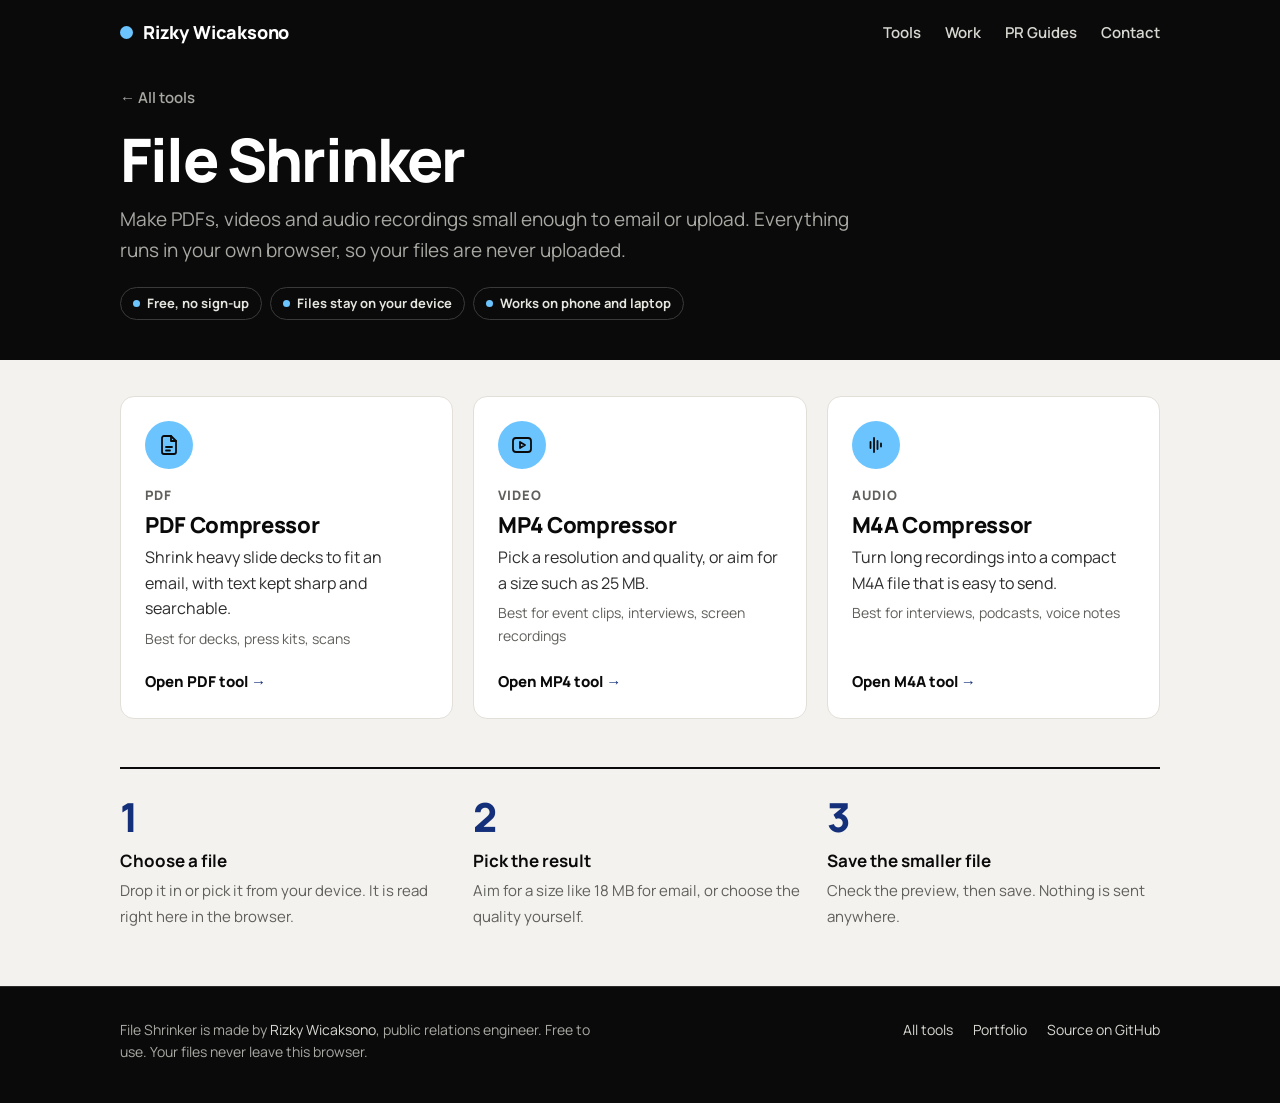
<file: index.html>
<!doctype html>
<html lang="en">
<head>
<meta charset="utf-8">
<meta name="viewport" content="width=device-width, initial-scale=1, viewport-fit=cover">
<meta name="description" content="Free tools to make videos, audio and PDFs smaller, right in your browser. Files are never uploaded.">
<meta name="author" content="Rizky Wicaksono">
<meta property="og:type" content="website">
<meta property="og:site_name" content="File Shrinker">
<meta property="og:title" content="File Shrinker">
<meta property="og:description" content="Free tools to make videos, audio and PDFs smaller, right in your browser. Files are never uploaded.">
<meta property="og:url" content="https://rizky-wicaksono.github.io/file-shrinker/">
<meta property="og:image" content="https://rizky-wicaksono.github.io/file-shrinker/og-v2.png">
<meta property="og:image:type" content="image/png">
<meta property="og:image:alt" content="File Shrinker: make PDFs, videos and audio smaller in your browser. 27.4 MB to 11.4 MB.">
<meta property="og:image:width" content="1200">
<meta property="og:image:height" content="630">
<meta name="twitter:card" content="summary_large_image">
<meta name="twitter:image" content="https://rizky-wicaksono.github.io/file-shrinker/og-v2.png">
<meta name="twitter:image:alt" content="File Shrinker: make PDFs, videos and audio smaller in your browser. 27.4 MB to 11.4 MB.">
<link rel="icon" href="favicon.svg" type="image/svg+xml">
<title>File Shrinker</title>
<link rel="stylesheet" href="fonts/fonts.css">
<link rel="stylesheet" href="theme.css">
<meta name="theme-color" content="#0a0a0a">
<style>
.tools { display: grid; gap: 20px; grid-template-columns: repeat(3, minmax(0, 1fr)); margin-top: 36px; }
.tool {
  display: flex; flex-direction: column; gap: 6px; padding: 24px; text-decoration: none; color: inherit;
  background: var(--surface); border: 1px solid var(--line); border-radius: var(--radius-lg);
  transition: transform .18s, box-shadow .18s, border-color .18s;
}
.tool:hover { transform: translateY(-3px); box-shadow: 0 12px 28px rgba(0,0,0,.08); border-color: var(--fg); }
.ico { display: grid; place-items: center; width: 48px; height: 48px; border-radius: 50%; background: var(--cta); color: var(--cta-ink); margin-bottom: 10px; }
.ico svg { width: 24px; height: 24px; }
.kind { font-size: 13px; font-weight: 800; letter-spacing: .08em; text-transform: uppercase; color: var(--muted); }
.name { font-size: 22px; font-weight: 800; letter-spacing: -0.015em; line-height: 1.25; }
.desc { color: var(--fg); opacity: .85; font-size: 16px; }
.best { color: var(--muted); font-size: 14px; margin-bottom: 14px; }
.go { margin-top: auto; font-weight: 800; font-size: 15px; }
.go::after { content: " →"; color: var(--accent); }
.how { display: grid; gap: 20px; grid-template-columns: repeat(3, minmax(0, 1fr)); list-style: none; margin: 48px 0 0; padding: 28px 0 0; border-top: 2px solid var(--fg); counter-reset: s; }
.how li { counter-increment: s; }
.how li::before { content: counter(s); display: block; font-size: 40px; font-weight: 800; line-height: 1; letter-spacing: -0.04em; color: var(--accent); margin-bottom: 10px; }
.how b { display: block; font-size: 17px; margin-bottom: 4px; }
.how span { color: var(--muted); font-size: 15px; }
@media (max-width: 860px) { .tools { grid-template-columns: 1fr 1fr; } }
@media (max-width: 600px) { .tools, .how { grid-template-columns: 1fr; } .tools { margin-top: 28px; } .how { margin-top: 36px; } }
.sr-only { position: absolute; width: 1px; height: 1px; overflow: hidden; clip: rect(0 0 0 0); white-space: nowrap; }
</style>
<script data-goatcounter="https://rizky-wicaksono.goatcounter.com/count" async src="https://gc.zgo.at/count.js"></script>
</head>
<body>
<a class="skip" href="#main">Skip to the tools</a>
<header class="sitebar"><div class="wrap">
  <a class="brand" href="https://rizky-wicaksono.github.io/"><i aria-hidden="true"></i>Rizky Wicaksono</a>
  <nav aria-label="Main"><ul>
    <li><a href="https://rizky-wicaksono.github.io/tools/">Tools</a></li>
    <li><a href="https://rizky-wicaksono.github.io/#work">Work</a></li>
    <li><a href="https://rizky-wicaksono.github.io/guides/">PR Guides</a></li>
    <li><a href="https://rizky-wicaksono.github.io/#contact">Contact</a></li>
  </ul></nav>
</div></header>
<div class="hero"><div class="wrap">
  <a class="crumb" href="https://rizky-wicaksono.github.io/tools/">← All tools</a>
  <h1>File Shrinker</h1>
  <p class="lead">Make PDFs, videos and audio recordings small enough to email or upload. Everything runs in your own browser, so your files are never uploaded.</p>
  <ul class="trust" aria-label="About this tool">
    <li>Free, no sign-up</li><li>Files stay on your device</li><li>Works on phone and laptop</li>
  </ul>
</div></div>
<main id="main" class="wrap">
  <h2 class="sr-only">Pick a tool</h2>
  <div class="tools">
    <a class="tool" href="pdf.html">
      <span class="ico" aria-hidden="true"><svg viewBox="0 0 24 24" fill="none" stroke="currentColor" stroke-width="1.8" stroke-linecap="round" stroke-linejoin="round"><path d="M14 3H7a2 2 0 0 0-2 2v14a2 2 0 0 0 2 2h10a2 2 0 0 0 2-2V8z"/><path d="M14 3v5h5"/><path d="M9 14h6M9 17.5h4"/></svg></span>
      <span class="kind">PDF</span>
      <span class="name">PDF Compressor</span>
      <span class="desc">Shrink heavy slide decks to fit an email, with text kept sharp and searchable.</span>
      <span class="best">Best for decks, press kits, scans</span>
      <span class="go">Open PDF tool</span>
    </a>
    <a class="tool" href="video.html">
      <span class="ico" aria-hidden="true"><svg viewBox="0 0 24 24" fill="none" stroke="currentColor" stroke-width="1.8" stroke-linecap="round" stroke-linejoin="round"><rect x="3" y="5" width="18" height="14" rx="3"/><path d="m10 9 5 3-5 3z"/></svg></span>
      <span class="kind">Video</span>
      <span class="name">MP4 Compressor</span>
      <span class="desc">Pick a resolution and quality, or aim for a size such as 25 MB.</span>
      <span class="best">Best for event clips, interviews, screen recordings</span>
      <span class="go">Open MP4 tool</span>
    </a>
    <a class="tool" href="audio.html">
      <span class="ico" aria-hidden="true"><svg viewBox="0 0 24 24" fill="none" stroke="currentColor" stroke-width="1.8" stroke-linecap="round" stroke-linejoin="round"><path d="M6.5 9v6M10 5v14M13.5 8v8M17 10.5v3"/></svg></span>
      <span class="kind">Audio</span>
      <span class="name">M4A Compressor</span>
      <span class="desc">Turn long recordings into a compact M4A file that is easy to send.</span>
      <span class="best">Best for interviews, podcasts, voice notes</span>
      <span class="go">Open M4A tool</span>
    </a>
  </div>
  <ol class="how" aria-label="How it works">
    <li><b>Choose a file</b><span>Drop it in or pick it from your device. It is read right here in the browser.</span></li>
    <li><b>Pick the result</b><span>Aim for a size like 18 MB for email, or choose the quality yourself.</span></li>
    <li><b>Save the smaller file</b><span>Check the preview, then save. Nothing is sent anywhere.</span></li>
  </ol>
</main>
<footer class="sitefoot"><div class="wrap">
  <p>File Shrinker is made by <a href="https://rizky-wicaksono.github.io/">Rizky Wicaksono</a>, public relations engineer. Free to use. Your files never leave this browser.</p>
  <ul>
    <li><a href="https://rizky-wicaksono.github.io/tools/">All tools</a></li>
    <li><a href="https://rizky-wicaksono.github.io/">Portfolio</a></li>
    <li><a href="https://github.com/rizky-wicaksono/file-shrinker">Source on GitHub</a></li>
  </ul>
</div></footer>
</body>
</html>
</file>
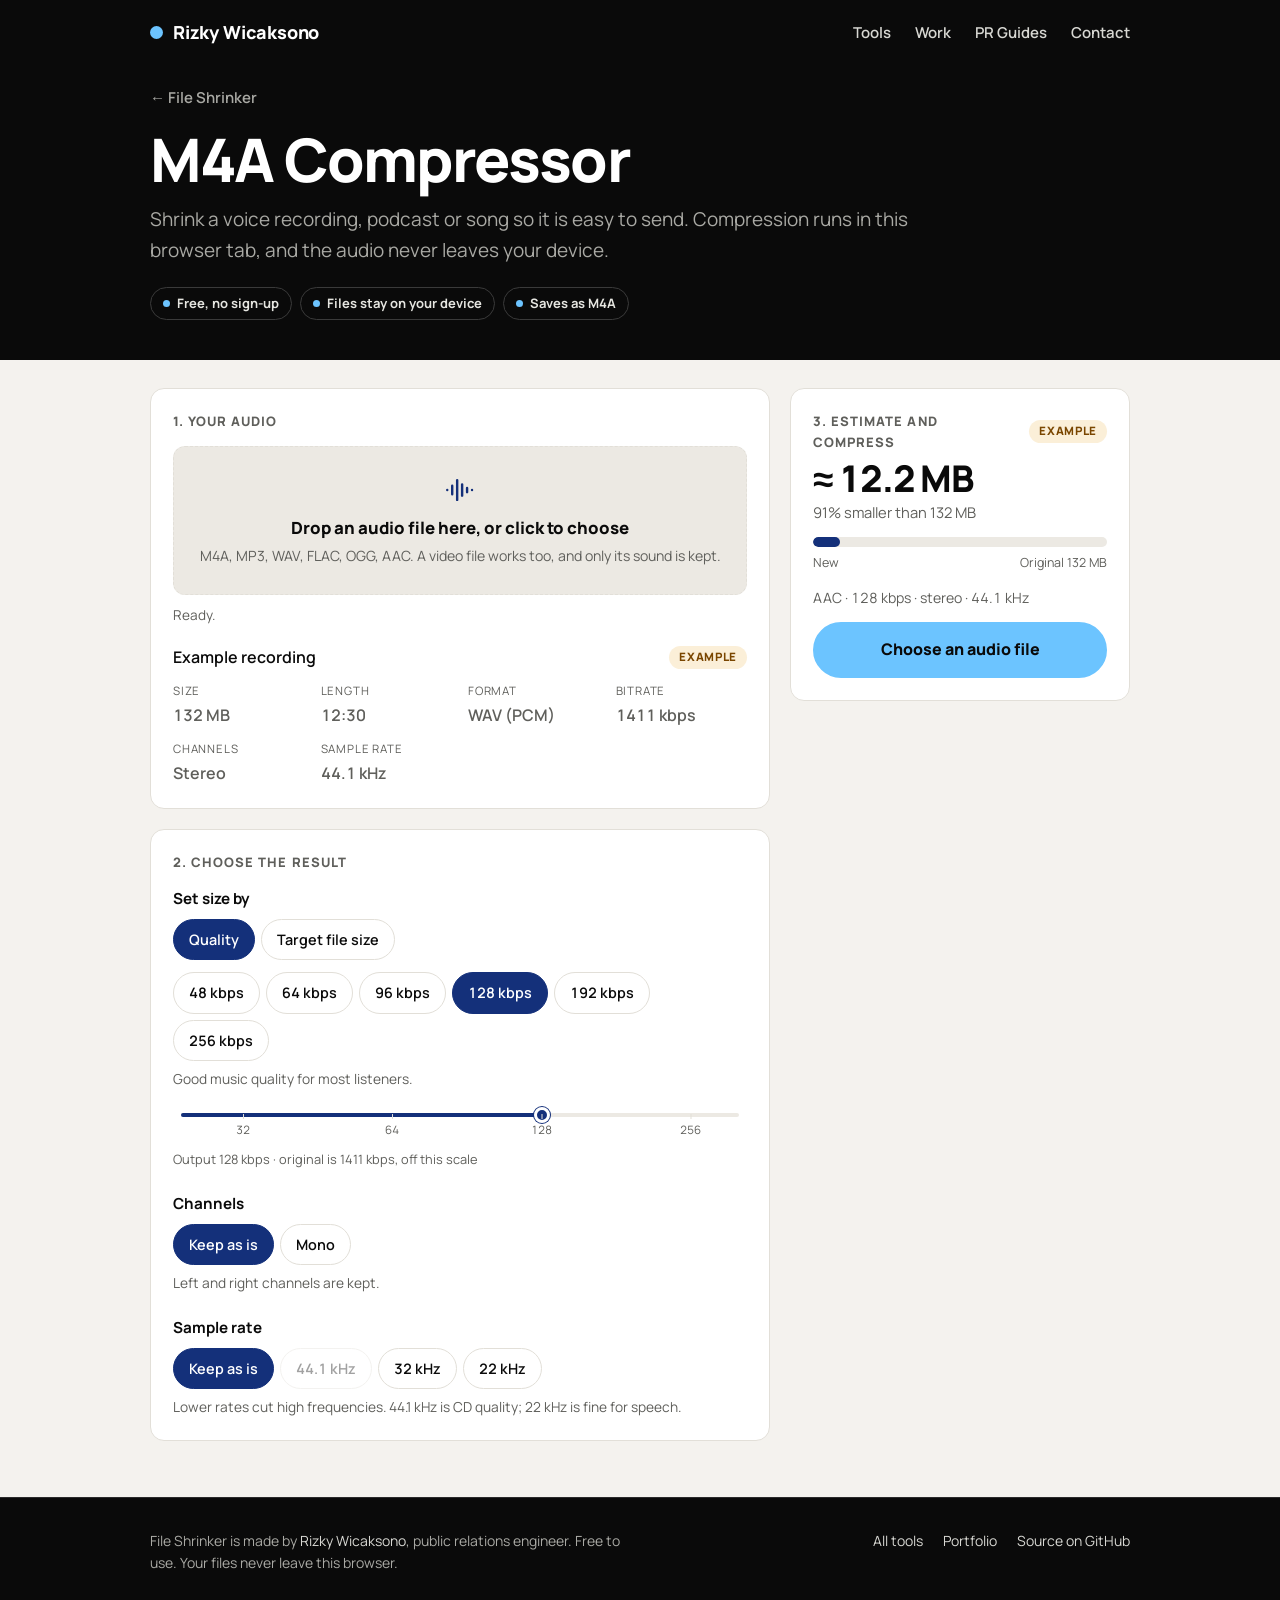
<file: audio.html>
<!doctype html>
<html lang="en">
<head>
<meta charset="utf-8">
<meta name="viewport" content="width=device-width, initial-scale=1, viewport-fit=cover">
<meta name="description" content="Shrink interviews, podcasts and voice notes to a compact M4A file, right in your browser. Files are never uploaded.">
<meta name="author" content="Rizky Wicaksono">
<meta property="og:type" content="website">
<meta property="og:site_name" content="File Shrinker">
<meta property="og:title" content="M4A Compressor · File Shrinker">
<meta property="og:description" content="Shrink interviews, podcasts and voice notes to a compact M4A file, right in your browser. Files are never uploaded.">
<meta property="og:url" content="https://rizky-wicaksono.github.io/file-shrinker/audio.html">
<meta property="og:image" content="https://rizky-wicaksono.github.io/file-shrinker/og-v2.png">
<meta property="og:image:type" content="image/png">
<meta property="og:image:alt" content="File Shrinker: make PDFs, videos and audio smaller in your browser. 27.4 MB to 11.4 MB.">
<meta property="og:image:width" content="1200">
<meta property="og:image:height" content="630">
<meta name="twitter:card" content="summary_large_image">
<meta name="twitter:image" content="https://rizky-wicaksono.github.io/file-shrinker/og-v2.png">
<meta name="twitter:image:alt" content="File Shrinker: make PDFs, videos and audio smaller in your browser. 27.4 MB to 11.4 MB.">
<link rel="icon" href="favicon.svg" type="image/svg+xml">
<title>M4A Compressor</title>
<link rel="stylesheet" href="fonts/fonts.css">
<meta name="theme-color" content="#0a0a0a">
<style>
/* Layout: source and settings in one column, sticky estimate and result panel beside it; stacks on phones. */

* { box-sizing: border-box; }
body {
  margin: 0;
  background: var(--bg);
  color: var(--fg);
  font-family: var(--body);
  font-size: 15px;
  line-height: 1.5;
  padding-block: 28px 48px;
  padding-left: max(16px, env(safe-area-inset-left, 0px));
  padding-right: max(16px, env(safe-area-inset-right, 0px));
}
.wrap { max-width: 980px; margin: 0 auto; }
h1 {
  font-family: var(--head); font-weight: 700; font-size: clamp(1.8rem, 4.5vw, 2.4rem);
  letter-spacing: -0.02em; line-height: 1.1; margin: 0 0 8px; text-wrap: balance;
}
.lead { margin: 0; color: var(--muted); max-width: 58ch; }

.grid {
  display: grid; grid-template-columns: minmax(0, 1fr) minmax(0, 340px);
  gap: 20px; margin-top: 26px; align-items: start;
}
.col { display: grid; gap: 20px; min-width: 0; }
.panel { background: var(--surface); border: 1px solid var(--line); border-radius: 14px; padding: 20px; min-width: 0; }
.side { position: sticky; top: calc(16px + env(safe-area-inset-top, 0px)); }
@media (max-width: 820px) {
  .grid { grid-template-columns: minmax(0, 1fr); }
  .side { position: static; }
}

h2 {
  font-family: var(--head); font-size: 0.8rem; font-weight: 600; letter-spacing: 0.08em;
  text-transform: uppercase; color: var(--muted); margin: 0 0 14px;
}

.drop {
  position: relative; display: grid; gap: 4px; justify-items: center; text-align: center;
  padding: 26px 16px; border: 1.5px dashed var(--line); border-radius: 12px; background: var(--sunk);
  cursor: pointer; transition: border-color .15s, background-color .15s;
}
.drop:hover, .drop.over { border-color: var(--accent); background: var(--accent-soft); }
.drop:focus-within { outline: 2px solid var(--accent); outline-offset: 2px; }
.drop.locked { opacity: .55; pointer-events: none; }
.drop input { position: absolute; width: 1px; height: 1px; opacity: 0; }
.drop svg { width: 34px; height: 34px; color: var(--accent); margin-bottom: 4px; }
.drop strong { font-family: var(--head); font-size: 1.05rem; }
.drop span { color: var(--muted); font-size: 0.88rem; }
.engine { margin: 10px 0 0; font-size: 0.85rem; color: var(--muted); min-height: 1.3em; }
.engine.bad { color: var(--danger); }

.filehead { display: flex; align-items: center; gap: 10px; margin: 18px 0 12px; min-width: 0; }
.fname { font-weight: 600; min-width: 0; flex: 1; overflow: hidden; text-overflow: ellipsis; white-space: nowrap; }
.tag {
  font-size: 0.72rem; font-weight: 600; letter-spacing: 0.06em; text-transform: uppercase;
  background: var(--warn-soft); color: var(--warn); border-radius: 6px; padding: 2px 8px;
}
.facts { display: grid; grid-template-columns: repeat(auto-fit, minmax(118px, 1fr)); gap: 12px 16px; margin: 0; }
.facts div { min-width: 0; }
.facts dt { font-size: 0.72rem; letter-spacing: 0.07em; text-transform: uppercase; color: var(--muted); }
.facts dd { margin: 2px 0 0; font-weight: 600; font-variant-numeric: tabular-nums; overflow-wrap: anywhere; }
.demo .facts dd { color: var(--muted); }

fieldset { border: 0; margin: 0; padding: 0; min-width: 0; }
.setting { margin: 0 0 22px; }
.setting:last-child { margin-bottom: 0; }
legend { display: block; padding: 0; margin: 0 0 8px; font-weight: 600; font-size: 0.95rem; }
.seg { display: flex; flex-wrap: wrap; gap: 6px; }
.opt { position: relative; }
.opt input { position: absolute; opacity: 0; width: 1px; height: 1px; }
.opt span {
  display: block; padding: 8px 14px; border: 1px solid var(--line); border-radius: 8px;
  background: var(--surface); cursor: pointer; font-size: 0.9rem; font-variant-numeric: tabular-nums;
  transition: background-color .12s, border-color .12s;
}
.opt span:hover { border-color: var(--accent); }
.opt input:checked + span { background: var(--accent); color: var(--accent-ink); border-color: var(--accent); }
.opt input:focus-visible + span { outline: 2px solid var(--accent); outline-offset: 2px; }
.opt input:disabled + span { opacity: .38; cursor: not-allowed; }
.opt input:disabled + span:hover { border-color: var(--line); }
.note { margin: 8px 0 0; font-size: 0.86rem; color: var(--muted); }
.targetrow { display: flex; flex-wrap: wrap; align-items: center; gap: 8px; }
.numwrap { display: inline-flex; align-items: center; gap: 8px; }
input[type="number"] {
  width: 96px; padding: 8px 10px; border: 1px solid var(--line); border-radius: 8px;
  background: var(--surface); color: var(--fg); font: inherit; font-variant-numeric: tabular-nums;
}
input[type="number"]:focus-visible { outline: 2px solid var(--accent); outline-offset: 1px; }
.chip {
  font: inherit; font-size: 0.85rem; padding: 6px 12px; border-radius: 999px;
  border: 1px solid var(--line); background: var(--sunk); color: var(--fg); cursor: pointer;
}
.chip:hover { border-color: var(--accent); }
.chip:focus-visible { outline: 2px solid var(--accent); outline-offset: 2px; }
.chip:disabled { opacity: .5; cursor: not-allowed; }

/* Bitrate ruler: log scale from 24 to 320 kbps */
.ruler { position: relative; height: 44px; margin: 10px 8px 6px; }
.ruler .track { position: absolute; left: 0; right: 0; top: 14px; height: 4px; background: var(--sunk); border-radius: 2px; }
.ruler .fill { position: absolute; left: 0; top: 14px; height: 4px; background: var(--accent); border-radius: 2px; width: 0; transition: width .2s; }
.ruler .tick { position: absolute; top: 22px; transform: translateX(-50%); font-size: 0.72rem; color: var(--muted); font-variant-numeric: tabular-nums; }
.ruler .tick::before { content: ""; position: absolute; left: 50%; top: -7px; width: 1px; height: 5px; background: var(--line); }
.ruler .pin { position: absolute; top: 8px; width: 16px; height: 16px; margin-left: -8px; border-radius: 50%; background: var(--accent); border: 3px solid var(--surface); box-shadow: 0 0 0 1px var(--accent); transition: left .2s; }
.ruler .orig { position: absolute; top: 9px; width: 2px; height: 14px; margin-left: -1px; background: var(--muted); }
.rulercap { margin: 0; font-size: 0.8rem; color: var(--muted); }

.estlabel { display: flex; align-items: center; gap: 8px; margin-bottom: 4px; }
.estlabel h2 { margin: 0; }
.big {
  font-family: var(--head); font-weight: 700; font-size: 2.3rem; letter-spacing: -0.02em;
  line-height: 1.1; font-variant-numeric: tabular-nums; margin: 6px 0 2px;
}
.sub { margin: 0 0 14px; color: var(--muted); font-size: 0.92rem; }
.bar, .pbar { height: 10px; border-radius: 999px; background: var(--sunk); overflow: hidden; }
.bar i, .pbar i { display: block; height: 100%; width: 0; background: var(--accent); border-radius: 999px; transition: width .25s; }
.barcap { display: flex; justify-content: space-between; margin: 6px 0 14px; font-size: 0.78rem; color: var(--muted); }
.spec { margin: 0 0 14px; font-size: 0.88rem; color: var(--muted); font-variant-numeric: tabular-nums; }
.hints { display: grid; gap: 8px; margin-bottom: 14px; }
.hints:empty { display: none; }
.hint { margin: 0; padding: 8px 12px; border-radius: 8px; background: var(--warn-soft); color: var(--warn); font-size: 0.86rem; }
.hint.bad { background: var(--danger-soft); color: var(--danger); }
.btn {
  width: 100%; font: inherit; font-weight: 600; padding: 12px 16px; border-radius: 10px;
  border: 1px solid var(--accent); background: var(--accent); color: var(--accent-ink); cursor: pointer;
}
.btn:hover:not(:disabled) { filter: brightness(1.06); }
.btn:focus-visible { outline: 2px solid var(--accent); outline-offset: 3px; }
.btn:disabled { opacity: .5; cursor: not-allowed; }
.btn.ghost { background: transparent; color: var(--fg); border-color: var(--line); }
.btn.small { width: auto; padding: 6px 12px; font-size: 0.85rem; font-weight: 500; }

.progress { margin-top: 16px; }
.progress p { margin: 8px 0 12px; font-size: 0.9rem; font-variant-numeric: tabular-nums; }
.result { margin-top: 16px; padding-top: 16px; border-top: 1px solid var(--line); }
.result h3 { font-family: var(--head); font-size: 1.15rem; margin: 0 0 4px; }
.result .sizes { margin: 0 0 12px; font-variant-numeric: tabular-nums; }
.result .meta { margin: 0 0 12px; font-size: 0.85rem; color: var(--muted); }
audio { display: block; width: 100%; margin-bottom: 12px; }
.saved { margin: 10px 0 0; font-size: 0.88rem; color: var(--muted); }
.fine { margin: 16px 0 0; font-size: 0.8rem; color: var(--muted); }

@media (prefers-reduced-motion: reduce) { * { transition: none !important; } }
</style>
<link rel="stylesheet" href="theme.css">
<script data-goatcounter="https://rizky-wicaksono.goatcounter.com/count" async src="https://gc.zgo.at/count.js"></script>
</head>
<body>
<a class="skip" href="#main">Skip to the tool</a>
<header class="sitebar"><div class="wrap">
  <a class="brand" href="https://rizky-wicaksono.github.io/"><i aria-hidden="true"></i>Rizky Wicaksono</a>
  <nav aria-label="Main"><ul>
    <li><a href="https://rizky-wicaksono.github.io/tools/">Tools</a></li>
    <li><a href="https://rizky-wicaksono.github.io/#work">Work</a></li>
    <li><a href="https://rizky-wicaksono.github.io/guides/">PR Guides</a></li>
    <li><a href="https://rizky-wicaksono.github.io/#contact">Contact</a></li>
  </ul></nav>
</div></header>
<div class="hero"><div class="wrap">
  <a class="crumb" href="index.html">← File Shrinker</a>
  <h1>M4A Compressor</h1>
  <p class="lead">Shrink a voice recording, podcast or song so it is easy to send. Compression runs in this browser tab, and the audio never leaves your device.</p>
    <ul class="trust" aria-label="About this tool">
      <li>Free, no sign-up</li><li>Files stay on your device</li><li>Saves as M4A</li>
    </ul>
</div></div>
<div class="wrap">
  <main class="grid" id="main">
    <div class="col">
      <section class="panel" aria-labelledby="h-source">
        <h2 id="h-source">1. Your audio</h2>
        <label class="drop" id="drop">
          <input type="file" id="file" accept="audio/*,.m4a,.mp3,.wav,.flac,.ogg,.aac,.opus,.mp4,.mov">
          <svg viewBox="0 0 24 24" fill="none" stroke="currentColor" stroke-width="1.7" stroke-linecap="round" stroke-linejoin="round" aria-hidden="true"><path d="M3 12v0M6.5 9v6M10 5v14M13.5 8v8M17 10.5v3M20.5 12v0"/></svg>
          <strong id="droptitle">Drop an audio file here, or click to choose</strong>
          <span>M4A, MP3, WAV, FLAC, OGG, AAC. A video file works too, and only its sound is kept.</span>
        </label>
        <p class="engine" id="engine" role="status" aria-live="polite">Loading audio engine…</p>

        <div id="filecard">
          <div class="filehead">
            <span class="fname" id="fname"></span>
            <span class="tag" id="demoTag">Example</span>
          </div>
          <dl class="facts" id="facts"></dl>
        </div>
      </section>

      <section class="panel" aria-labelledby="h-set">
        <h2 id="h-set">2. Choose the result</h2>
        <fieldset id="settings">
          <div class="setting">
            <fieldset>
              <legend>Set size by</legend>
              <div class="seg" id="seg-mode"></div>
            </fieldset>
            <div id="m-quality" style="margin-top:12px">
              <div class="seg" id="seg-bitrate"></div>
              <p class="note" id="bnote"></p>
            </div>
            <div id="m-target" style="margin-top:12px" hidden>
              <div class="targetrow">
                <label class="numwrap" for="target"><input type="number" id="target" min="0.1" step="0.5" value="10" inputmode="decimal"> MB</label>
                <button type="button" class="chip" data-mb="5">5 MB</button>
                <button type="button" class="chip" data-mb="10">10 MB</button>
                <button type="button" class="chip" data-mb="25">25 MB</button>
              </div>
              <p class="note">The bitrate is chosen to land close to this size. Many email services limit attachments to about 25 MB. <a href="https://rizky-wicaksono.github.io/guides/how-to-make-an-audio-file-smaller/">How to pick a size</a></p>
            </div>
            <div class="ruler" id="ruler" aria-hidden="true">
              <div class="track"></div><div class="fill" id="rfill"></div>
              <div class="orig" id="rorig" hidden></div>
              <div class="pin" id="rpin"></div>
            </div>
            <p class="rulercap" id="rcap"></p>
          </div>

          <div class="setting">
            <fieldset>
              <legend>Channels</legend>
              <div class="seg" id="seg-channels"></div>
              <p class="note" id="cnote"></p>
            </fieldset>
          </div>

          <div class="setting">
            <fieldset>
              <legend>Sample rate</legend>
              <div class="seg" id="seg-rate"></div>
              <p class="note">Lower rates cut high frequencies. 44.1 kHz is CD quality; 22 kHz is fine for speech.</p>
            </fieldset>
          </div>
        </fieldset>
      </section>
    </div>

    <aside class="panel side" aria-labelledby="h-est">
      <div class="estlabel"><h2 id="h-est">3. Estimate and compress</h2><span class="tag" id="estTag">Example</span></div>
      <p class="big" id="estSize">—</p>
      <p class="sub" id="estSub"></p>
      <div class="bar" aria-hidden="true"><i id="estBar"></i></div>
      <div class="barcap"><span>New</span><span id="origCap">Original</span></div>
      <p class="spec" id="spec"></p>
      <div class="hints" id="hints"></div>
      <button type="button" class="btn" id="go">Choose an audio file</button>

      <div class="progress" id="progress" hidden>
        <div class="pbar"><i id="pfill"></i></div>
        <p id="ptext" role="status" aria-live="polite">Starting…</p>
        <button type="button" class="btn ghost small" id="cancel">Cancel</button>
        <p class="fine">Keep this tab open while it works.</p>
      </div>

      <div class="result" id="result" hidden>
        <h3 id="rTitle">Done</h3>
        <p class="sizes" id="rSizes"></p>
        <audio id="preview" controls preload="metadata"></audio>
        <p class="meta" id="rMeta"></p>
        <button type="button" class="btn" id="save">Save compressed audio</button>
        <p class="saved" id="saveNote" role="status" aria-live="polite"></p>
      </div>
    </aside>
  </main>
</div>
<footer class="sitefoot"><div class="wrap">
  <p>File Shrinker is made by <a href="https://rizky-wicaksono.github.io/">Rizky Wicaksono</a>, public relations engineer. Free to use. Your files never leave this browser.</p>
  <ul>
    <li><a href="https://rizky-wicaksono.github.io/tools/">All tools</a></li>
    <li><a href="https://rizky-wicaksono.github.io/">Portfolio</a></li>
    <li><a href="https://github.com/rizky-wicaksono/file-shrinker">Source on GitHub</a></li>
  </ul>
</div></footer>

<script>
(function () {
  'use strict';
  var $ = function (id) { return document.getElementById(id); };

  /* Example profile shown until a real file is chosen */
  var DEMO = { demo: true, duration: 750, size: 132.3e6, bitrate: 1411e3, channels: 2, rate: 44100, codec: 'WAV (PCM)', lossless: true };

  var state = { file: null, profile: DEMO, mode: 'quality', bitrate: '128', channels: 'keep', rate: 'keep',
                target: 10, busy: false, conv: null, outUrl: null, outBlob: null, outName: '' };
  var M = null, dlPromise;

  var MODE = [['quality', 'Quality'], ['target', 'Target file size']];
  var BIT = ['48', '64', '96', '128', '192', '256'];
  var BNOTE = {
    '48': 'Speech only. Small, with some dullness.',
    '64': 'Clear speech such as podcasts and voice memos.',
    '96': 'Acceptable for music, good for speech.',
    '128': 'Good music quality for most listeners.',
    '192': 'High quality music.',
    '256': 'Very close to the original for most ears.'
  };
  var CH = [['keep', 'Keep as is'], ['mono', 'Mono']];
  var RATE = [['keep', 'Keep as is'], ['44100', '44.1 kHz'], ['32000', '32 kHz'], ['22050', '22 kHz']];
  var LO = 24e3, HI = 320e3;

  function fmtBytes(b) { if (b >= 1e9) return (b / 1e9).toFixed(2) + ' GB'; var mb = b / 1e6; return (mb >= 100 ? mb.toFixed(0) : mb.toFixed(1)) + ' MB'; }
  function fmtTime(s) {
    s = Math.max(0, Math.round(s));
    var h = Math.floor(s / 3600), m = Math.floor((s % 3600) / 60), x = s % 60, ss = (x < 10 ? '0' : '') + x;
    return h ? h + ':' + (m < 10 ? '0' : '') + m + ':' + ss : m + ':' + ss;
  }
  function fmtKbps(b) { return Math.round(b / 1000) + ' kbps'; }
  function fmtKHz(r) { return (r / 1000).toFixed(r % 1000 === 0 ? 0 : 1) + ' kHz'; }

  function buildSeg(id, name, opts) {
    var el = $(id);
    opts.forEach(function (o) {
      var v = Array.isArray(o) ? o[0] : o, t = Array.isArray(o) ? o[1] : o + ' kbps';
      var l = document.createElement('label'); l.className = 'opt';
      var i = document.createElement('input'); i.type = 'radio'; i.name = name; i.value = v;
      var s = document.createElement('span'); s.textContent = t;
      l.appendChild(i); l.appendChild(s); el.appendChild(l);
    });
  }
  function syncSeg(name, disabledFn) {
    var inputs = document.querySelectorAll('input[name="' + name + '"]');
    for (var k = 0; k < inputs.length; k++) {
      inputs[k].checked = inputs[k].value === state[name];
      inputs[k].disabled = state.busy || (disabledFn ? disabledFn(inputs[k].value) : false);
    }
  }
  buildSeg('seg-mode', 'mode', MODE);
  buildSeg('seg-bitrate', 'bitrate', BIT);
  buildSeg('seg-channels', 'channels', CH);
  buildSeg('seg-rate', 'rate', RATE);

  /* ---------- Planning ---------- */
  function plan() {
    var p = state.profile, hints = [], invalid = false;
    var ch = state.channels === 'mono' ? 1 : Math.min(2, p.channels);
    var rate = state.rate === 'keep' ? p.rate : Math.min(p.rate, Number(state.rate));
    var bps, clamped = null;
    if (state.mode === 'quality') {
      bps = Number(state.bitrate) * 1000;
    } else {
      var mb = Number(state.target);
      if (!(mb > 0)) { invalid = true; mb = 1; }
      bps = (mb * 1e6 * 8 * 0.97) / p.duration;
      if (bps < LO) { clamped = 'low'; bps = LO; }
      if (bps > HI) { clamped = 'high'; bps = HI; }
    }
    var est = bps * p.duration / 8 * 1.02;
    if (!invalid) {
      if (clamped === 'low') hints.push(['bad', 'This is too small for a recording this long. The lowest setting gives about ' + fmtBytes(est) + '.']);
      if (clamped === 'high') hints.push(['', 'The target is larger than the best setting needs. The file will be about ' + fmtBytes(est) + '.']);
      if (ch === 2 && bps < 64e3 && !clamped) hints.push(['', 'At this bitrate stereo sounds thin. Mono keeps speech clearer.']);
      if (bps < 40e3 && !clamped) hints.push(['bad', 'Very low bitrate. Expect muffled, watery sound.']);
      if (!p.lossless && est > p.size * 0.95) hints.push(['', 'The original is already compressed at about this level. Choose a lower bitrate to save space.']);
    }
    return { ch: ch, rate: rate, bps: bps, est: est, hints: hints, invalid: invalid };
  }

  function posOf(bps) { return Math.max(0, Math.min(1, (Math.log(bps) - Math.log(LO)) / (Math.log(HI) - Math.log(LO)))); }
  (function ticks() {
    [32, 64, 128, 256].forEach(function (k) {
      var t = document.createElement('span'); t.className = 'tick'; t.textContent = k;
      t.style.left = (posOf(k * 1000) * 100) + '%'; $('ruler').appendChild(t);
    });
  })();

  /* ---------- Rendering ---------- */
  function render() {
    var p = state.profile, pl = plan();
    $('fname').textContent = p.demo ? 'Example recording' : state.file.name;
    $('demoTag').hidden = !p.demo; $('estTag').hidden = !p.demo;
    $('filecard').className = p.demo ? 'demo' : '';
    $('droptitle').textContent = p.demo ? 'Drop an audio file here, or click to choose' : 'Choose a different file';

    var facts = [['Size', fmtBytes(p.size)], ['Length', fmtTime(p.duration)], ['Format', p.codec],
      ['Bitrate', fmtKbps(p.bitrate)], ['Channels', p.channels === 1 ? 'Mono' : p.channels === 2 ? 'Stereo' : p.channels + ' channels'], ['Sample rate', fmtKHz(p.rate)]];
    var fe = $('facts'); fe.textContent = '';
    facts.forEach(function (f) {
      var d = document.createElement('div'), dt = document.createElement('dt'), dd = document.createElement('dd');
      dt.textContent = f[0]; dd.textContent = f[1]; d.appendChild(dt); d.appendChild(dd); fe.appendChild(d);
    });

    syncSeg('mode'); syncSeg('bitrate');
    syncSeg('channels', function (v) { return v === 'mono' && p.channels === 1; });
    syncSeg('rate', function (v) { return v !== 'keep' && Number(v) >= p.rate; });
    $('target').disabled = state.busy;
    var chips = document.querySelectorAll('.chip'); for (var c = 0; c < chips.length; c++) chips[c].disabled = state.busy;
    $('m-quality').hidden = state.mode !== 'quality';
    $('m-target').hidden = state.mode !== 'target';
    $('bnote').textContent = BNOTE[state.bitrate];
    $('cnote').textContent = p.channels === 1 ? 'This audio is already mono.'
      : state.channels === 'mono' ? 'Left and right are mixed into one channel. Good for speech and saves space at low bitrates.'
      : 'Left and right channels are kept.';

    var pos = posOf(pl.bps);
    $('rpin').style.left = (pos * 100) + '%'; $('rfill').style.width = (pos * 100) + '%';
    var og = $('rorig');
    if (p.bitrate <= HI) { og.hidden = false; og.style.left = (posOf(p.bitrate) * 100) + '%'; } else og.hidden = true;
    $('rcap').textContent = 'Output ' + fmtKbps(pl.bps) + (p.bitrate <= HI ? ' · grey line is the original at ' + fmtKbps(p.bitrate) : ' · original is ' + fmtKbps(p.bitrate) + ', off this scale');

    if (pl.invalid) { $('estSize').textContent = '—'; $('estSub').textContent = 'Enter a size in MB.'; $('estBar').style.width = '0%'; }
    else {
      $('estSize').textContent = '≈ ' + fmtBytes(pl.est);
      var pct = Math.round((1 - pl.est / p.size) * 100);
      $('estSub').textContent = pct > 0 ? pct + '% smaller than ' + fmtBytes(p.size) : 'No savings expected from ' + fmtBytes(p.size);
      $('estBar').style.width = Math.max(2, Math.min(100, pl.est / p.size * 100)) + '%';
    }
    $('origCap').textContent = 'Original ' + fmtBytes(p.size);
    $('spec').textContent = 'AAC · ' + fmtKbps(pl.bps) + ' · ' + (pl.ch === 1 ? 'mono' : 'stereo') + ' · ' + fmtKHz(pl.rate);

    var he = $('hints'); he.textContent = '';
    pl.hints.forEach(function (h) { var el = document.createElement('p'); el.className = 'hint' + (h[0] ? ' ' + h[0] : ''); el.textContent = h[1]; he.appendChild(el); });

    var go = $('go');
    go.textContent = p.demo ? 'Choose an audio file' : 'Compress audio';
    go.disabled = state.busy || (!p.demo && (pl.invalid || !M));
    $('drop').classList.toggle('locked', state.busy);
    $('file').disabled = state.busy;
  }

  /* ---------- Engine loading ---------- */
  function loadScript(src) { return new Promise(function (res, rej) { var s = document.createElement('script'); s.src = src; s.onload = res; s.onerror = rej; document.head.appendChild(s); }); }
  function loadEngine() {
    var hosts = ['https://cdn.jsdelivr.net/npm/mediabunny@1.46.0/dist/bundles/', 'https://unpkg.com/mediabunny@1.46.0/dist/bundles/'];
    var chain = Promise.resolve(null);
    chain = chain.then(function () { return import('./lib/mediabunny.min.mjs').catch(function () { return null; }); });
    /* CDN fallbacks: only used if the local copy cannot load (for example when the page is opened straight from disk). */
    chain = chain.then(function (m) { return m || import('https://cdn.jsdelivr.net/npm/mediabunny@1.46.0/+esm').catch(function () { return null; }); });
    hosts.forEach(function (base) {
      ['mediabunny.mjs', 'mediabunny.min.mjs'].forEach(function (f) {
        chain = chain.then(function (m) { return m || import(base + f).catch(function () { return null; }); });
      });
    });
    hosts.forEach(function (base) {
      ['mediabunny.cjs', 'mediabunny.min.cjs'].forEach(function (f) {
        chain = chain.then(function (m) { return m || loadScript(base + f).then(function () { return window.Mediabunny || null; }, function () { return null; }); });
      });
    });
    return chain;
  }
  var engineP;
  if (typeof window.AudioEncoder === 'undefined' || typeof window.AudioDecoder === 'undefined') {
    $('engine').className = 'engine bad';
    $('engine').textContent = 'This browser cannot compress audio. Open this page in a current version of Chrome, Edge or Safari.';
    engineP = Promise.resolve(null);
  } else {
    engineP = loadEngine().then(function (m) {
      M = m; var e = $('engine');
      if (m) { e.textContent = 'Ready.'; setTimeout(function () { if (e.textContent === 'Ready.') e.textContent = ''; }, 2500); }
      else { e.className = 'engine bad'; e.textContent = 'The audio engine could not load. Check your connection and reload the page.'; }
      render(); return m;
    });
  }
  dlPromise = (window.claude && window.claude.use) ? window.claude.use('downloads').then(function (d) { return d; }, function () { return null; }) : Promise.resolve(null);

  /* ---------- Reading the chosen file ---------- */
  function showError(msg) { var el = document.createElement('p'); el.className = 'hint bad'; el.textContent = msg; $('hints').appendChild(el); }
  function resetResult() {
    $('result').hidden = true; $('progress').hidden = true; $('saveNote').textContent = '';
    var a = $('preview'); a.removeAttribute('src'); a.load();
    if (state.outUrl) { try { URL.revokeObjectURL(state.outUrl); } catch (e) {} }
    state.outUrl = null; state.outBlob = null;
  }
  function codecLabel(c) {
    if (!c) return 'Audio';
    if (/^pcm/.test(c)) return 'WAV (PCM)';
    var map = { aac: 'AAC', mp3: 'MP3', flac: 'FLAC', opus: 'Opus', vorbis: 'Vorbis', alac: 'ALAC' };
    return map[c] || String(c).toUpperCase();
  }

  async function analyze(file) {
    resetResult();
    var eng = $('engine'); eng.className = 'engine'; eng.textContent = 'Reading audio…';
    var m = await engineP;
    if (!m) { eng.className = 'engine bad'; return; }
    var input = new m.Input({ source: new m.BlobSource(file), formats: m.ALL_FORMATS });
    try {
      var at = await input.getPrimaryAudioTrack();
      if (!at) throw new Error('This file has no audio track.');
      var duration = await input.computeDuration();
      if (!(duration > 0)) throw new Error('Could not read the length of this file.');
      var stats = null; try { stats = await at.computePacketStats(200); } catch (e) {}
      var canDecode = true; try { canDecode = await at.canDecode(); } catch (e) {}
      var codec = at.codec;
      var prof = {
        demo: false, duration: duration, size: file.size,
        bitrate: stats && stats.averageBitrate ? stats.averageBitrate : file.size * 8 / duration,
        channels: at.numberOfChannels, rate: at.sampleRate, codec: codecLabel(codec),
        lossless: /^pcm/.test(codec || '') || codec === 'flac' || codec === 'alac'
      };
      state.file = file; state.profile = prof;
      state.channels = 'keep'; state.rate = 'keep'; state.mode = 'quality';
      state.bitrate = prof.channels === 1 ? '96' : '128';
      eng.textContent = ''; render();
      if (!canDecode) showError('This browser may not be able to read this audio format. Try the latest Chrome.');
    } catch (err) {
      eng.className = 'engine bad'; eng.textContent = 'This file could not be opened. ' + (err && err.message ? err.message + ' ' : '') + 'Check that it plays on this device, or choose another file.';
    } finally { try { input.dispose && input.dispose(); } catch (e) {} }
  }

  /* ---------- Compression ---------- */
  async function run() {
    if (state.busy || state.profile.demo || !M) return;
    var p = state.profile, pl = plan();
    resetResult(); state.busy = true; render();
    $('progress').hidden = false; $('pfill').style.width = '0%'; $('ptext').textContent = 'Starting…';
    var t0 = performance.now();
    var input = new M.Input({ source: new M.BlobSource(state.file), formats: M.ALL_FORMATS });
    try {
      if (M.canEncodeAudio) {
        var ok = await M.canEncodeAudio('aac');
        if (!ok) throw new Error('This browser cannot create AAC audio. Try Chrome, Edge or Safari.');
      }
      var target = new M.BufferTarget();
      var output = new M.Output({ format: new M.Mp4OutputFormat({ fastStart: 'in-memory' }), target: target });
      var audio = { codec: 'aac', bitrate: Math.round(pl.bps), forceTranscode: true };
      if (pl.ch !== p.channels) audio.numberOfChannels = pl.ch;
      if (pl.rate !== p.rate) audio.sampleRate = pl.rate;
      var conv = await M.Conversion.init({ input: input, output: output, video: { discard: true }, audio: audio });
      if (!conv.isValid) throw new Error('This browser cannot convert this audio.');
      state.conv = conv;
      conv.onProgress = function (pr) {
        var pct = Math.max(0, Math.min(1, pr));
        $('pfill').style.width = (pct * 100).toFixed(1) + '%';
        var el = (performance.now() - t0) / 1000, eta = pct > 0.05 ? el / pct - el : null;
        $('ptext').textContent = 'Compressing… ' + Math.round(pct * 100) + '%' + (eta !== null ? ' · about ' + fmtTime(eta) + ' left' : '');
      };
      await conv.execute();
      var blob = new Blob([target.buffer], { type: 'audio/mp4' });
      state.outBlob = blob; state.outName = state.file.name.replace(/\.[^.]+$/, '') + '-compressed.m4a';
      state.outUrl = URL.createObjectURL(blob);
      var took = (performance.now() - t0) / 1000;
      $('progress').hidden = true;
      var pct2 = Math.round((1 - blob.size / p.size) * 100);
      $('rTitle').textContent = pct2 > 0 ? 'Done. ' + pct2 + '% smaller.' : 'Done, but not smaller.';
      $('rSizes').textContent = fmtBytes(p.size) + '  →  ' + fmtBytes(blob.size);
      $('rMeta').textContent = 'AAC · ' + fmtKbps(pl.bps) + ' · ' + (pl.ch === 1 ? 'mono' : 'stereo') + ' · finished in ' + fmtTime(took) +
        (pct2 <= 0 ? '. The original may be the better file; try a lower bitrate.' : '.');
      $('preview').src = state.outUrl;
      $('result').hidden = false;
      $('save').hidden = false; $('saveNote').textContent = '';
    } catch (err) {
      $('progress').hidden = true;
      var canceled = err && (err.name === 'ConversionCanceledError' || (M.ConversionCanceledError && err instanceof M.ConversionCanceledError));
      if (!canceled) showError('Compression stopped before it finished. ' + (err && err.message ? err.message + ' ' : '') + 'Try a smaller setting, or reload the page and try again.');
    } finally {
      state.busy = false; state.conv = null;
      try { input.dispose && input.dispose(); } catch (e) {}
      render();
    }
  }

  function plainDownload(blob, name) {
    var a = document.createElement('a');
    a.href = URL.createObjectURL(blob); a.download = name;
    document.body.appendChild(a); a.click();
    setTimeout(function () { try { URL.revokeObjectURL(a.href); } catch (e) {} a.remove(); }, 4000);
  }

  async function save() {
    if (!state.outBlob) return;
    var note = $('saveNote'), dl = await dlPromise;
    if (!dl) { plainDownload(state.outBlob, state.outName); note.textContent = 'Downloading ' + state.outName + '.'; return; }
    try { await dl.save({ filename: state.outName, data: state.outBlob }); note.textContent = 'Saved as ' + state.outName + '. It is sound only; rename the ending to .m4a if you like.'; }
    catch (e) {
      var code = e && e.code;
      note.textContent = code === 'declined' ? 'Save cancelled. You can try again.'
        : code === 'rate_limited' ? 'A save prompt is already open. Wait a moment and try again.'
        : 'The file could not be saved here.';
    }
  }

  /* ---------- Events ---------- */
  document.addEventListener('change', function (e) {
    var t = e.target;
    if (t && t.type === 'radio' && Object.prototype.hasOwnProperty.call(state, t.name)) { state[t.name] = t.value; render(); }
  });
  $('target').addEventListener('input', function () { state.target = parseFloat(this.value); render(); });
  Array.prototype.forEach.call(document.querySelectorAll('.chip'), function (c) {
    c.addEventListener('click', function () { state.target = Number(c.getAttribute('data-mb')); $('target').value = state.target; state.mode = 'target'; render(); });
  });
  $('file').addEventListener('change', function () { var f = this.files && this.files[0]; if (f) analyze(f); this.value = ''; });
  var drop = $('drop');
  ['dragenter', 'dragover'].forEach(function (n) { drop.addEventListener(n, function (e) { e.preventDefault(); drop.classList.add('over'); }); });
  ['dragleave', 'drop'].forEach(function (n) { drop.addEventListener(n, function (e) { e.preventDefault(); drop.classList.remove('over'); }); });
  drop.addEventListener('drop', function (e) { var f = e.dataTransfer && e.dataTransfer.files && e.dataTransfer.files[0]; if (f && !state.busy) analyze(f); });
  $('go').addEventListener('click', function () { if (state.profile.demo) $('file').click(); else run(); });
  $('cancel').addEventListener('click', function () { if (state.conv) { $('ptext').textContent = 'Cancelling…'; state.conv.cancel(); } });
  $('save').addEventListener('click', save);

  render();
})();
</script>
</body>
</html>
</file>
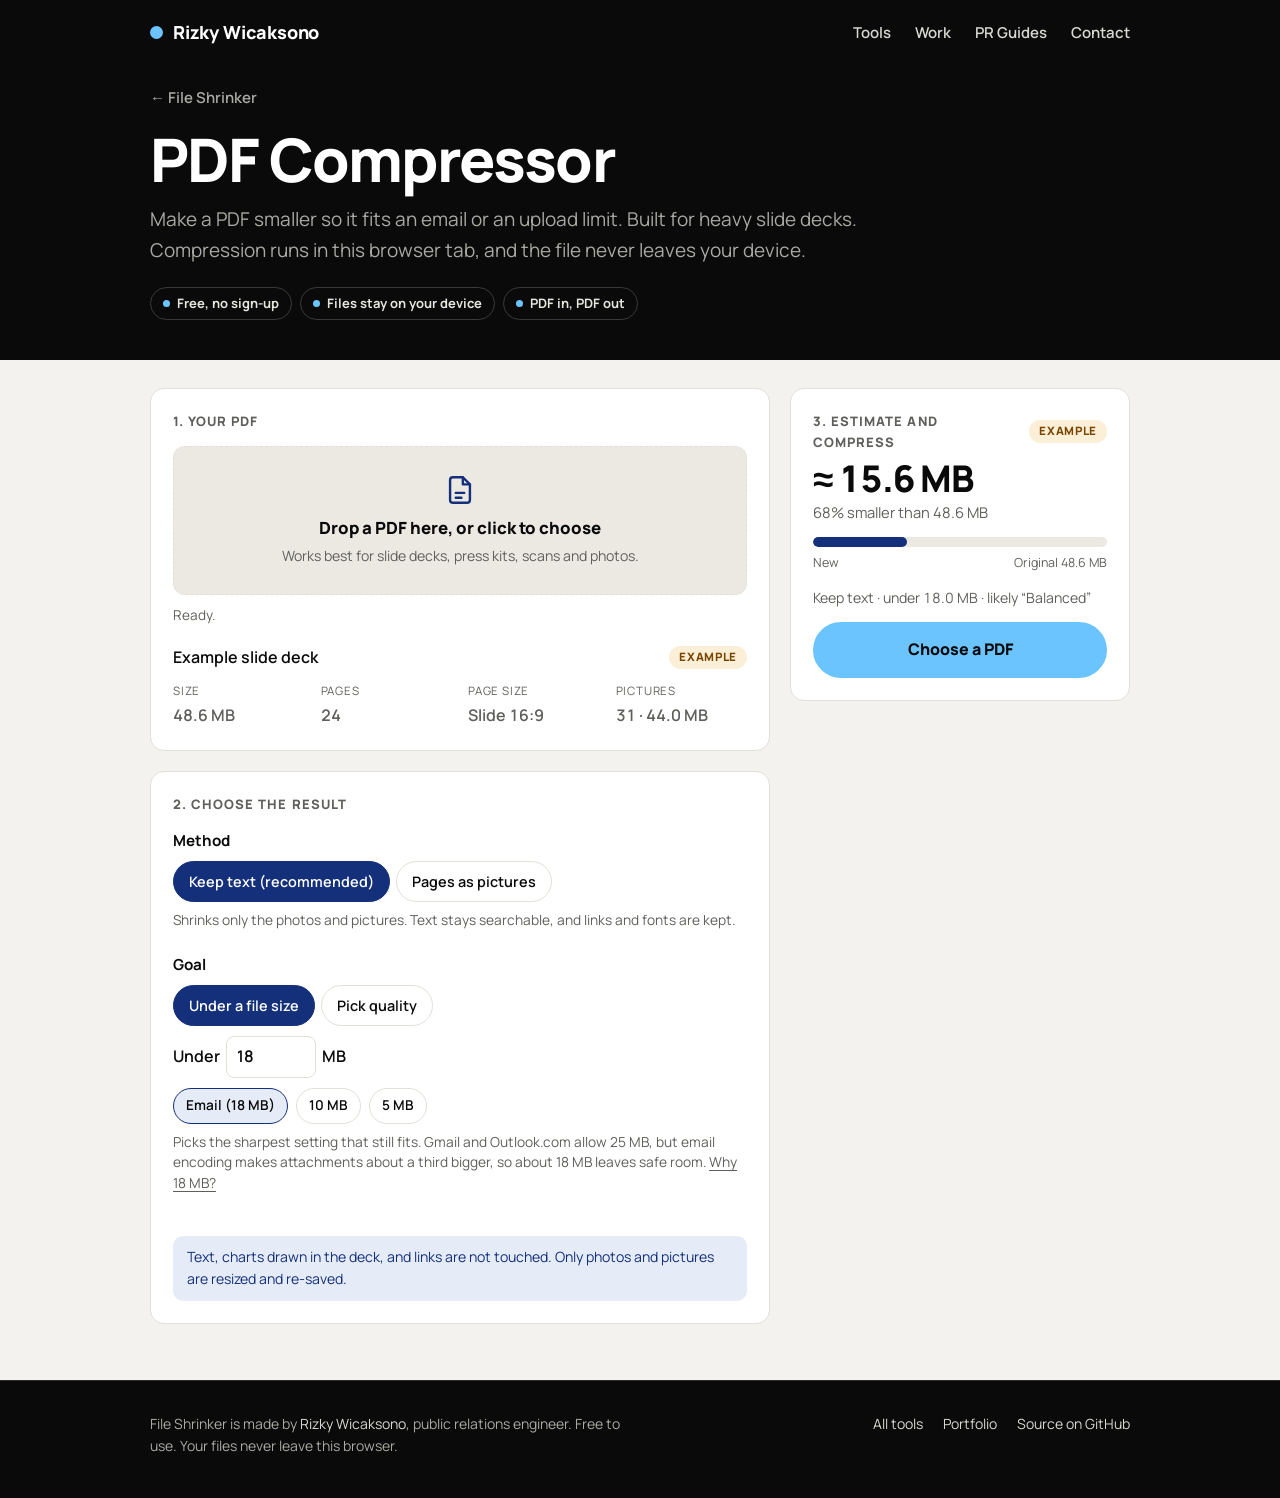
<file: pdf.html>
<!doctype html>
<html lang="en">
<head>
<meta charset="utf-8">
<meta name="viewport" content="width=device-width, initial-scale=1, viewport-fit=cover">
<meta name="description" content="Shrink heavy slide decks and PDFs to fit an email, with text kept searchable. Runs in your browser; files are never uploaded.">
<meta name="author" content="Rizky Wicaksono">
<meta property="og:type" content="website">
<meta property="og:site_name" content="File Shrinker">
<meta property="og:title" content="PDF Compressor · File Shrinker">
<meta property="og:description" content="Shrink heavy slide decks and PDFs to fit an email, with text kept searchable. Runs in your browser; files are never uploaded.">
<meta property="og:url" content="https://rizky-wicaksono.github.io/file-shrinker/pdf.html">
<meta property="og:image" content="https://rizky-wicaksono.github.io/file-shrinker/og-v2.png">
<meta property="og:image:type" content="image/png">
<meta property="og:image:alt" content="File Shrinker: make PDFs, videos and audio smaller in your browser. 27.4 MB to 11.4 MB.">
<meta property="og:image:width" content="1200">
<meta property="og:image:height" content="630">
<meta name="twitter:card" content="summary_large_image">
<meta name="twitter:image" content="https://rizky-wicaksono.github.io/file-shrinker/og-v2.png">
<meta name="twitter:image:alt" content="File Shrinker: make PDFs, videos and audio smaller in your browser. 27.4 MB to 11.4 MB.">
<link rel="icon" href="favicon.svg" type="image/svg+xml">
<title>PDF Compressor</title>
<link rel="stylesheet" href="fonts/fonts.css">
<meta name="theme-color" content="#0a0a0a">
<style>
/* Layout: source and settings in one column, sticky estimate and result panel beside it; stacks on phones. */

* { box-sizing: border-box; }
body {
  margin: 0; background: var(--bg); color: var(--fg);
  font-family: var(--body); font-size: 15px; line-height: 1.5;
  padding-block: 28px 48px;
  padding-left: max(16px, env(safe-area-inset-left, 0px));
  padding-right: max(16px, env(safe-area-inset-right, 0px));
}
.wrap { max-width: 980px; margin: 0 auto; }
h1 { font-family: var(--head); font-weight: 700; font-size: clamp(1.8rem, 4.5vw, 2.4rem); letter-spacing: -0.02em; line-height: 1.1; margin: 0 0 8px; text-wrap: balance; }
.lead { margin: 0; color: var(--muted); max-width: 60ch; }

.grid { display: grid; grid-template-columns: minmax(0, 1fr) minmax(0, 340px); gap: 20px; margin-top: 26px; align-items: start; }
.col { display: grid; gap: 20px; min-width: 0; }
.panel { background: var(--surface); border: 1px solid var(--line); border-radius: 14px; padding: 20px; min-width: 0; }
.side { position: sticky; top: calc(16px + env(safe-area-inset-top, 0px)); }
@media (max-width: 820px) { .grid { grid-template-columns: minmax(0, 1fr); } .side { position: static; } }

h2 { font-family: var(--head); font-size: 0.8rem; font-weight: 600; letter-spacing: 0.08em; text-transform: uppercase; color: var(--muted); margin: 0 0 14px; }

.drop {
  position: relative; display: grid; gap: 4px; justify-items: center; text-align: center;
  padding: 26px 16px; border: 1.5px dashed var(--line); border-radius: 12px; background: var(--sunk);
  cursor: pointer; transition: border-color .15s, background-color .15s;
}
.drop:hover, .drop.over { border-color: var(--accent); background: var(--accent-soft); }
.drop:focus-within { outline: 2px solid var(--accent); outline-offset: 2px; }
.drop.locked { opacity: .55; pointer-events: none; }
.drop input { position: absolute; width: 1px; height: 1px; opacity: 0; }
.drop svg { width: 34px; height: 34px; color: var(--accent); margin-bottom: 4px; }
.drop strong { font-family: var(--head); font-size: 1.05rem; }
.drop span { color: var(--muted); font-size: 0.88rem; }
.engine { margin: 10px 0 0; font-size: 0.85rem; color: var(--muted); min-height: 1.3em; }
.engine.bad { color: var(--danger); }

.filehead { display: flex; align-items: center; gap: 10px; margin: 18px 0 12px; min-width: 0; }
.fname { font-weight: 600; min-width: 0; flex: 1; overflow: hidden; text-overflow: ellipsis; white-space: nowrap; }
.tag { font-size: 0.72rem; font-weight: 600; letter-spacing: 0.06em; text-transform: uppercase; background: var(--warn-soft); color: var(--warn); border-radius: 6px; padding: 2px 8px; }
.facts { display: grid; grid-template-columns: repeat(auto-fit, minmax(118px, 1fr)); gap: 12px 16px; margin: 0; }
.facts div { min-width: 0; }
.facts dt { font-size: 0.72rem; letter-spacing: 0.07em; text-transform: uppercase; color: var(--muted); }
.facts dd { margin: 2px 0 0; font-weight: 600; font-variant-numeric: tabular-nums; overflow-wrap: anywhere; }
.demo .facts dd { color: var(--muted); }

fieldset { border: 0; margin: 0; padding: 0; min-width: 0; }
.setting { margin: 0 0 22px; }
.setting:last-child { margin-bottom: 0; }
legend { display: block; padding: 0; margin: 0 0 8px; font-weight: 600; font-size: 0.95rem; }
.seg { display: flex; flex-wrap: wrap; gap: 6px; }
.opt { position: relative; }
.opt input { position: absolute; opacity: 0; width: 1px; height: 1px; }
.opt span { display: block; padding: 8px 14px; border: 1px solid var(--line); border-radius: 8px; background: var(--surface); cursor: pointer; font-size: 0.9rem; transition: background-color .12s, border-color .12s; }
.opt span:hover { border-color: var(--accent); }
.opt input:checked + span { background: var(--accent); color: var(--accent-ink); border-color: var(--accent); }
.opt input:focus-visible + span { outline: 2px solid var(--accent); outline-offset: 2px; }
.opt input:disabled + span { opacity: .45; cursor: not-allowed; }
.opt input:disabled + span:hover { border-color: var(--line); }
.note { margin: 8px 0 0; font-size: 0.86rem; color: var(--muted); }
.callout { margin: 20px 0 0; padding: 10px 14px; border-radius: 8px; background: var(--info-soft); color: var(--info); font-size: 0.88rem; }

.estlabel { display: flex; align-items: center; gap: 8px; margin-bottom: 4px; }
.estlabel h2 { margin: 0; }
.big { font-family: var(--head); font-weight: 700; font-size: 2.3rem; letter-spacing: -0.02em; line-height: 1.1; font-variant-numeric: tabular-nums; margin: 6px 0 2px; }
.sub { margin: 0 0 14px; color: var(--muted); font-size: 0.92rem; }
.bar, .pbar { height: 10px; border-radius: 999px; background: var(--sunk); overflow: hidden; }
.bar i, .pbar i { display: block; height: 100%; width: 0; background: var(--accent); border-radius: 999px; transition: width .25s; }
.barcap { display: flex; justify-content: space-between; margin: 6px 0 14px; font-size: 0.78rem; color: var(--muted); }
.spec { margin: 0 0 14px; font-size: 0.88rem; color: var(--muted); font-variant-numeric: tabular-nums; }
.hints { display: grid; gap: 8px; margin-bottom: 14px; }
.hints:empty { display: none; }
.hint { margin: 0; padding: 8px 12px; border-radius: 8px; background: var(--warn-soft); color: var(--warn); font-size: 0.86rem; }
.hint.bad { background: var(--danger-soft); color: var(--danger); }
.btn { width: 100%; font: inherit; font-weight: 600; padding: 12px 16px; border-radius: 10px; border: 1px solid var(--accent); background: var(--accent); color: var(--accent-ink); cursor: pointer; }
.btn:hover:not(:disabled) { filter: brightness(1.06); }
.btn:focus-visible { outline: 2px solid var(--accent); outline-offset: 3px; }
.btn:disabled { opacity: .5; cursor: not-allowed; }
.btn.ghost { background: transparent; color: var(--fg); border-color: var(--line); }
.btn.small { width: auto; padding: 6px 12px; font-size: 0.85rem; font-weight: 500; }

.progress { margin-top: 16px; }
.progress p { margin: 8px 0 12px; font-size: 0.9rem; font-variant-numeric: tabular-nums; }
.result { margin-top: 16px; padding-top: 16px; border-top: 1px solid var(--line); }
.result h3 { font-family: var(--head); font-size: 1.15rem; margin: 0 0 4px; }
.result .sizes { margin: 0 0 12px; font-variant-numeric: tabular-nums; }
.result .meta { margin: 0 0 12px; font-size: 0.85rem; color: var(--muted); }
.thumb { display: block; max-width: 100%; max-height: 260px; margin: 0 auto 6px; border: 1px solid var(--line); border-radius: 4px; background: #fff; }
.thumbcap { margin: 0 0 12px; font-size: 0.8rem; color: var(--muted); text-align: center; }
.saved { margin: 10px 0 0; font-size: 0.88rem; color: var(--muted); }
.fine { margin: 16px 0 0; font-size: 0.8rem; color: var(--muted); }
@media (prefers-reduced-motion: reduce) { * { transition: none !important; } }
.numwrap { display: inline-flex; align-items: center; gap: 6px; font-weight: 600; }
.numwrap input { width: 90px; font: inherit; padding: 7px 10px; border: 1px solid var(--line); border-radius: 8px; background: var(--surface); color: var(--fg); }
.numwrap input:focus-visible { outline: 2px solid var(--accent); outline-offset: 2px; }
.targetrow { display: flex; flex-wrap: wrap; align-items: center; gap: 8px; margin-top: 10px; }
.chip { font: inherit; font-size: 0.85rem; padding: 6px 12px; border-radius: 999px; border: 1px solid var(--line); background: var(--surface); color: var(--fg); cursor: pointer; }
.chip:hover:not(:disabled) { border-color: var(--accent); }
.chip.on { border-color: var(--accent); background: var(--accent-soft); }
.chip:focus-visible { outline: 2px solid var(--accent); outline-offset: 2px; }
.chip:disabled { opacity: .45; cursor: not-allowed; }
.setting[hidden] { display: none; }
</style>
<link rel="stylesheet" href="theme.css">
<script data-goatcounter="https://rizky-wicaksono.goatcounter.com/count" async src="https://gc.zgo.at/count.js"></script>
</head>
<body>
<script src="lib/pdf.min.js"></script>
<script src="lib/pdf-lib.min.js"></script>

<a class="skip" href="#main">Skip to the tool</a>
<header class="sitebar"><div class="wrap">
  <a class="brand" href="https://rizky-wicaksono.github.io/"><i aria-hidden="true"></i>Rizky Wicaksono</a>
  <nav aria-label="Main"><ul>
    <li><a href="https://rizky-wicaksono.github.io/tools/">Tools</a></li>
    <li><a href="https://rizky-wicaksono.github.io/#work">Work</a></li>
    <li><a href="https://rizky-wicaksono.github.io/guides/">PR Guides</a></li>
    <li><a href="https://rizky-wicaksono.github.io/#contact">Contact</a></li>
  </ul></nav>
</div></header>
<div class="hero"><div class="wrap">
  <a class="crumb" href="index.html">← File Shrinker</a>
  <h1>PDF Compressor</h1>
  <p class="lead">Make a PDF smaller so it fits an email or an upload limit. Built for heavy slide decks. Compression runs in this browser tab, and the file never leaves your device.</p>
    <ul class="trust" aria-label="About this tool">
      <li>Free, no sign-up</li><li>Files stay on your device</li><li>PDF in, PDF out</li>
    </ul>
</div></div>
<div class="wrap">
  <main class="grid" id="main">
    <div class="col">
      <section class="panel" aria-labelledby="h-source">
        <h2 id="h-source">1. Your PDF</h2>
        <label class="drop" id="drop">
          <input type="file" id="file" accept="application/pdf,.pdf">
          <svg viewBox="0 0 24 24" fill="none" stroke="currentColor" stroke-width="1.7" stroke-linecap="round" stroke-linejoin="round" aria-hidden="true"><path d="M14 3H7a2 2 0 0 0-2 2v14a2 2 0 0 0 2 2h10a2 2 0 0 0 2-2V8z"/><path d="M14 3v5h5"/><path d="M9 14h6M9 17.5h4"/></svg>
          <strong id="droptitle">Drop a PDF here, or click to choose</strong>
          <span>Works best for slide decks, press kits, scans and photos.</span>
        </label>
        <p class="engine" id="engine" role="status" aria-live="polite">Loading PDF engine…</p>

        <div id="filecard">
          <div class="filehead">
            <span class="fname" id="fname"></span>
            <span class="tag" id="demoTag">Example</span>
          </div>
          <dl class="facts" id="facts"></dl>
        </div>
      </section>

      <section class="panel" aria-labelledby="h-set">
        <h2 id="h-set">2. Choose the result</h2>
        <fieldset id="settings">
          <div class="setting">
            <fieldset>
              <legend>Method</legend>
              <div class="seg" id="seg-method"></div>
              <p class="note" id="mnote"></p>
            </fieldset>
          </div>
          <div class="setting">
            <fieldset>
              <legend>Goal</legend>
              <div class="seg" id="seg-goal"></div>
              <div id="g-target">
                <div class="targetrow">
                  <label class="numwrap" for="target">Under <input type="number" id="target" min="1" step="1" value="18" inputmode="decimal"> MB</label>
                </div>
                <div class="targetrow" id="chips">
                  <button type="button" class="chip" data-mb="18">Email (18 MB)</button>
                  <button type="button" class="chip" data-mb="10">10 MB</button>
                  <button type="button" class="chip" data-mb="5">5 MB</button>
                </div>
                <p class="note">Picks the sharpest setting that still fits. Gmail and Outlook.com allow 25 MB, but email encoding makes attachments about a third bigger, so about 18 MB leaves safe room. <a href="https://rizky-wicaksono.github.io/guides/how-to-compress-a-pdf-for-email/">Why 18 MB?</a></p>
              </div>
              <div id="g-quality" hidden>
                <div class="seg" id="seg-preset" style="margin-top:10px"></div>
                <p class="note" id="pnote"></p>
              </div>
            </fieldset>
          </div>
          <div class="setting" id="colorset">
            <fieldset>
              <legend>Colour</legend>
              <div class="seg" id="seg-color"></div>
              <p class="note">Black and white drops colour from every page. It is a good fit for scanned text.</p>
            </fieldset>
          </div>
        </fieldset>
        <p class="callout" id="callout"></p>
      </section>
    </div>

    <aside class="panel side" aria-labelledby="h-est">
      <div class="estlabel"><h2 id="h-est">3. Estimate and compress</h2><span class="tag" id="estTag">Example</span></div>
      <p class="big" id="estSize">—</p>
      <p class="sub" id="estSub"></p>
      <div class="bar" aria-hidden="true"><i id="estBar"></i></div>
      <div class="barcap"><span>New</span><span id="origCap">Original</span></div>
      <p class="spec" id="spec"></p>
      <div class="hints" id="hints"></div>
      <button type="button" class="btn" id="go">Choose a PDF</button>

      <div class="progress" id="progress" hidden>
        <div class="pbar"><i id="pfill"></i></div>
        <p id="ptext" role="status" aria-live="polite">Starting…</p>
        <button type="button" class="btn ghost small" id="cancel">Cancel</button>
        <p class="fine">Keep this tab open while it works. Long documents take longer.</p>
      </div>

      <div class="result" id="result" hidden>
        <h3 id="rTitle">Done</h3>
        <p class="sizes" id="rSizes"></p>
        <img class="thumb" id="thumb" alt="First page of the compressed PDF">
        <p class="thumbcap">Page 1 as it looks now</p>
        <p class="meta" id="rMeta"></p>
        <button type="button" class="btn" id="save">Save compressed PDF</button>
        <p class="saved" id="saveNote" role="status" aria-live="polite"></p>
      </div>
    </aside>
  </main>
</div>
<footer class="sitefoot"><div class="wrap">
  <p>File Shrinker is made by <a href="https://rizky-wicaksono.github.io/">Rizky Wicaksono</a>, public relations engineer. Free to use. Your files never leave this browser.</p>
  <ul>
    <li><a href="https://rizky-wicaksono.github.io/tools/">All tools</a></li>
    <li><a href="https://rizky-wicaksono.github.io/">Portfolio</a></li>
    <li><a href="https://github.com/rizky-wicaksono/file-shrinker">Source on GitHub</a></li>
  </ul>
</div></footer>

<script>
(function () {
  'use strict';
  var $ = function (id) { return document.getElementById(id); };
  var WORKER = 'lib/pdf.worker.min.js';
  var MB = 1e6;

  /* Example profile shown until a real PDF is chosen: a 24-slide deck, mostly photos */
  var DEMO = { demo: true, pages: 24, w: 960, h: 540, size: 48.6e6, imgBytes: 44e6, imgCount: 31 };

  /* Quality levels per method. "tiny" is only used by the target-size search as a last step. */
  var LEVELS = {
    text: {
      sharp: { label: 'Sharp', dpi: 200, q: 0.85, note: 'Pictures stay crisp, even when printed. Smaller savings.' },
      balanced: { label: 'Balanced', dpi: 150, q: 0.75, note: 'A good middle. Photos look clean on a laptop or projector.' },
      small: { label: 'Small', dpi: 110, q: 0.65, note: 'Small file. Photos look fine on screen, a bit soft up close.' },
      smallest: { label: 'Smallest', dpi: 80, q: 0.55, note: 'Smallest file. Photos get soft; text and charts stay sharp.' },
      tiny: { label: 'Tiny', dpi: 60, q: 0.45 }
    },
    image: {
      sharp: { label: 'Sharp', dpi: 170, q: 0.8, note: 'Crisp enough for printing small text. Smaller savings.' },
      balanced: { label: 'Balanced', dpi: 130, q: 0.7, note: 'A good middle. Readable text and clean pictures.' },
      small: { label: 'Small', dpi: 100, q: 0.6, note: 'Small file. Body text stays readable on screen.' },
      smallest: { label: 'Smallest', dpi: 72, q: 0.5, note: 'Smallest file. Fine print gets soft, so use it for reading on a screen only.' },
      tiny: { label: 'Tiny', dpi: 60, q: 0.4 }
    }
  };
  var LADDER = ['sharp', 'balanced', 'small', 'smallest', 'tiny'];
  var PICKABLE = ['smallest', 'small', 'balanced', 'sharp'];

  var state = { file: null, buf: null, pdf: null, lib: null, profile: DEMO,
                method: 'text', goal: 'target', target: 18, preset: 'balanced', color: 'color',
                busy: false, cancel: false, samples: {}, imgCache: {}, estToken: 0, estTimer: null,
                outBlob: null, thumbUrl: null, outName: '' };
  var ready = false, dlPromise;

  function fmtSize(b) { if (b >= 1e9) return (b / 1e9).toFixed(2) + ' GB'; if (b >= 1e6) return (b / 1e6).toFixed(b >= 100e6 ? 0 : 1) + ' MB'; return Math.round(b / 1e3) + ' KB'; }
  function fmtTime(s) { s = Math.max(0, Math.round(s)); var m = Math.floor(s / 60), x = s % 60; return m ? m + ' min ' + x + ' s' : x + ' s'; }
  function pageLabel(w, h) {
    var a = w / 72 * 25.4, b = h / 72 * 25.4, lo = Math.min(a, b), hi = Math.max(a, b);
    var std = [['A4', 210, 297], ['A3', 297, 420], ['A5', 148, 210], ['Letter', 215.9, 279.4], ['Legal', 215.9, 355.6]];
    for (var i = 0; i < std.length; i++) if (Math.abs(lo - std[i][1]) < 3 && Math.abs(hi - std[i][2]) < 3) return std[i][0] + (a > b ? ' landscape' : '');
    var r = hi / lo;
    if (Math.abs(r - 16 / 9) < 0.02) return 'Slide 16:9';
    if (Math.abs(r - 4 / 3) < 0.02) return 'Slide 4:3';
    return Math.round(a) + ' × ' + Math.round(b) + ' mm';
  }
  function tick() { return new Promise(function (r) { setTimeout(r, 0); }); }
  function targetBytes() { var n = Number(state.target); return n > 0 ? n * MB : 0; }

  function buildSeg(id, name, opts) {
    var el = $(id);
    opts.forEach(function (o) {
      var l = document.createElement('label'); l.className = 'opt';
      var i = document.createElement('input'); i.type = 'radio'; i.name = name; i.value = o[0];
      var s = document.createElement('span'); s.textContent = o[1];
      l.appendChild(i); l.appendChild(s); el.appendChild(l);
    });
  }
  function syncSeg(name) {
    var inputs = document.querySelectorAll('input[name="' + name + '"]');
    for (var k = 0; k < inputs.length; k++) { inputs[k].checked = inputs[k].value === state[name]; inputs[k].disabled = state.busy; }
  }
  buildSeg('seg-method', 'method', [['text', 'Keep text (recommended)'], ['image', 'Pages as pictures']]);
  buildSeg('seg-goal', 'goal', [['target', 'Under a file size'], ['quality', 'Pick quality']]);
  buildSeg('seg-preset', 'preset', PICKABLE.map(function (k) { return [k, LEVELS.text[k].label]; }));
  buildSeg('seg-color', 'color', [['color', 'Keep colour'], ['gray', 'Black and white']]);

  /* =====================================================================
     Keep-text method: shrink only the pictures inside the PDF.
     Text, fonts, vector charts and links are left exactly as they are.
     ===================================================================== */
  var PL = window.PDFLib;
  function N(s) { return PL.PDFName.of(s); }
  function num(o) { return o && typeof o.asNumber === 'function' ? o.asNumber() : null; }

  function colorComps(dict, ctx) {
    var cs = dict.lookup(N('ColorSpace'));
    if (!cs) return 0;
    if (cs === N('DeviceRGB') || cs === N('CalRGB')) return 3;
    if (cs === N('DeviceGray') || cs === N('CalGray')) return 1;
    if (cs instanceof PL.PDFArray && cs.size() >= 2) {
      var kind = cs.lookup(0);
      if (kind === N('CalRGB')) return 3;
      if (kind === N('CalGray')) return 1;
      if (kind === N('ICCBased')) {
        var icc = cs.lookup(1);
        var n = icc && icc.dict ? num(icc.dict.lookup(N('N'))) : null;
        return n === 3 || n === 1 ? n : 0;
      }
    }
    return 0; /* CMYK, Indexed, Lab, Separation…: left alone */
  }
  /* Filters as a list. Supported: an optional ASCII85 or Flate wrapper, then DCT (JPEG) or Flate. */
  function filterChain(dict) {
    var f = dict.lookup(N('Filter')), out = [];
    if (f instanceof PL.PDFArray) { for (var i = 0; i < f.size(); i++) out.push(f.lookup(i)); }
    else if (f) out.push(f);
    return out;
  }
  function identityDecode(d) {
    var a = d.lookup(N('Decode'));
    if (!a) return true;
    if (!(a instanceof PL.PDFArray)) return false;
    for (var i = 0; i < a.size(); i++) if (num(a.lookup(i)) !== (i % 2 ? 1 : 0)) return false;
    return true;
  }
  function ascii85(u8) {
    var out = [], n = 0, cnt = 0, i = 0;
    if (u8[0] === 60 && u8[1] === 126) i = 2; /* optional <~ */
    for (; i < u8.length; i++) {
      var c = u8[i];
      if (c === 126) break; /* ~> */
      if (c <= 32) continue;
      if (c === 122 && cnt === 0) { out.push(0, 0, 0, 0); continue; }
      n = n * 85 + (c - 33); cnt++;
      if (cnt === 5) { out.push((n >>> 24) & 255, (n >>> 16) & 255, (n >>> 8) & 255, n & 255); n = 0; cnt = 0; }
    }
    if (cnt > 1) { for (var k = cnt; k < 5; k++) n = n * 85 + 84; for (var m = 0; m < cnt - 1; m++) out.push((n >>> (24 - m * 8)) & 255); }
    return new Uint8Array(out);
  }

  /* List every picture in the file and decide which ones can be shrunk safely */
  function findImages(doc) {
    var ctx = doc.context, list = [], masks = {};
    ctx.enumerateIndirectObjects().forEach(function (e) {
      var obj = e[1];
      if (!(obj instanceof PL.PDFRawStream)) return;
      var d = obj.dict;
      if (d.lookup(N('Subtype')) !== N('Image')) return;
      var sm = d.get(N('SMask'));
      if (sm instanceof PL.PDFRef) masks[sm.toString()] = true;
      list.push({ ref: e[0], key: e[0].toString(), stream: obj, size: obj.contents.length });
    });
    var pageMax = 0;
    doc.getPages().forEach(function (p) { var s = p.getSize(); pageMax = Math.max(pageMax, s.width, s.height); });
    list.forEach(function (it) {
      var d = it.stream.dict, ch = filterChain(d), f = ch[ch.length - 1];
      it.pre = ch.slice(0, -1);
      it.w = num(d.lookup(N('Width'))); it.h = num(d.lookup(N('Height')));
      it.isMask = !!masks[it.key];
      it.comps = colorComps(d);
      it.kind = f === N('DCTDecode') ? 'dct' : f === N('FlateDecode') ? 'flate' : null;
      var bpc = num(d.lookup(N('BitsPerComponent')));
      var ok = it.kind && it.w > 0 && it.h > 0 && it.size > 20000 &&
               d.lookup(N('ImageMask')) !== PL.PDFBool.True && identityDecode(d) && !d.lookup(N('Matte')) &&
               it.pre.every(function (x) { return x === N('ASCII85Decode') || (x === N('FlateDecode') && f === N('DCTDecode')); }) &&
               !(d.lookup(N('Mask')) instanceof PL.PDFArray) && bpc === 8;
      if (ok && it.isMask) ok = it.kind === 'flate' && it.comps === 1;
      if (ok && !it.isMask) ok = it.comps === 3 || it.comps === 1;
      if (ok && it.kind === 'flate') {
        var dp = d.lookup(N('DecodeParms')); if (dp instanceof PL.PDFArray) dp = dp.lookup(0);
        var pred = dp && dp.lookup ? num(dp.lookup(N('Predictor'))) : null;
        it.predictor = pred || 1;
        if (it.predictor !== 1 && it.predictor < 10) ok = false; /* TIFF predictor: rare, skip */
      }
      it.eligible = !!ok;
    });
    return { images: list, pageMax: pageMax || 792 };
  }

  async function streamBytes(u8, ctor) {
    var s = new Blob([u8]).stream().pipeThrough(new ctor('deflate'));
    return new Uint8Array(await new Response(s).arrayBuffer());
  }
  function unpredictPNG(data, colors, w) {
    var rb = colors * w, rows = Math.floor(data.length / (rb + 1)), out = new Uint8Array(rows * rb), prev = new Uint8Array(rb);
    for (var y = 0; y < rows; y++) {
      var t = data[y * (rb + 1)], src = y * (rb + 1) + 1, row = out.subarray(y * rb, y * rb + rb);
      for (var x = 0; x < rb; x++) {
        var raw = data[src + x], a = x >= colors ? row[x - colors] : 0, b = prev[x], c = x >= colors ? prev[x - colors] : 0, v;
        if (t === 0) v = raw; else if (t === 1) v = raw + a; else if (t === 2) v = raw + b; else if (t === 3) v = raw + ((a + b) >> 1);
        else if (t === 4) { var p = a + b - c, pa = Math.abs(p - a), pb = Math.abs(p - b), pc = Math.abs(p - c); v = raw + (pa <= pb && pa <= pc ? a : pb <= pc ? b : c); }
        else throw new Error('bad predictor');
        row[x] = v & 255;
      }
      prev = row;
    }
    return out;
  }
  function canvasOf(w, h) { var c = document.createElement('canvas'); c.width = w; c.height = h; return c; }

  /* Undo wrapper filters (ASCII85, Flate) so only the image encoding is left */
  async function unwrap(it) {
    var b = it.stream.contents;
    for (var i = 0; i < it.pre.length; i++) b = it.pre[i] === N('ASCII85Decode') ? ascii85(b) : await streamBytes(b, DecompressionStream);
    return b;
  }
  /* Decode one picture to a canvas at its original size */
  async function decodeImage(it) {
    var body = await unwrap(it);
    if (it.kind === 'dct') return await createImageBitmap(new Blob([body], { type: 'image/jpeg' }));
    var raw = await streamBytes(body, DecompressionStream);
    if (it.predictor >= 10) raw = unpredictPNG(raw, it.comps, it.w);
    var w = it.w, h = it.h, n = w * h;
    if (raw.length < n * it.comps) throw new Error('short image data');
    var c = canvasOf(w, h), ctx = c.getContext('2d'), id = ctx.createImageData(w, h), d = id.data;
    for (var i = 0, j = 0; i < n; i++) {
      if (it.comps === 3) { d[i * 4] = raw[j]; d[i * 4 + 1] = raw[j + 1]; d[i * 4 + 2] = raw[j + 2]; j += 3; }
      else { d[i * 4] = d[i * 4 + 1] = d[i * 4 + 2] = raw[j++]; }
      d[i * 4 + 3] = 255;
    }
    ctx.putImageData(id, 0, 0);
    return c;
  }

  /* Shrink one picture for a level. Returns null when it would not get smaller. */
  async function shrinkImage(it, lv, pageMax) {
    var maxSide = Math.max(64, Math.round(pageMax / 72 * lv.dpi));
    var scale = Math.min(1, maxSide / Math.max(it.w, it.h));
    if (it.kind === 'flate' && it.isMask && scale > 0.95) return null;
    var src = await decodeImage(it);
    var w = Math.max(1, Math.round(it.w * scale)), h = Math.max(1, Math.round(it.h * scale));
    var c = canvasOf(w, h), ctx = c.getContext('2d');
    ctx.fillStyle = '#fff'; ctx.fillRect(0, 0, w, h);
    ctx.imageSmoothingEnabled = true; ctx.imageSmoothingQuality = 'high';
    ctx.drawImage(src, 0, 0, w, h);
    if (src.close) src.close(); else { src.width = 0; src.height = 0; }
    var bytes, kind;
    if (it.isMask) {
      var px = ctx.getImageData(0, 0, w, h).data, g = new Uint8Array(w * h);
      for (var i = 0; i < g.length; i++) g[i] = px[i * 4];
      bytes = await streamBytes(g, CompressionStream); kind = 'flate';
    } else {
      var blob = await new Promise(function (r) { c.toBlob(r, 'image/jpeg', lv.q); });
      bytes = new Uint8Array(await blob.arrayBuffer()); kind = 'dct';
    }
    c.width = 0; c.height = 0;
    if (bytes.length > it.size * 0.9) return null;
    return { bytes: bytes, w: w, h: h, kind: kind };
  }

  async function shrinkCached(it, lvKey) {
    var cache = state.imgCache[lvKey] || (state.imgCache[lvKey] = {});
    if (!(it.key in cache)) {
      try { cache[it.key] = await shrinkImage(it, LEVELS.text[lvKey], state.lib.pageMax); }
      catch (e) { cache[it.key] = null; }
    }
    return cache[it.key];
  }

  /* Predicted output size for a level, from the results computed so far */
  function predictText(lvKey, items) {
    var cache = state.imgCache[lvKey] || {}, saved = 0;
    items.forEach(function (it) { var r = cache[it.key]; if (r) saved += it.size - r.bytes.length; });
    return state.profile.size - saved;
  }

  /* Write a new PDF with the shrunk pictures swapped in */
  async function assembleText(lvKey) {
    var doc = await PL.PDFDocument.load(state.buf, { updateMetadata: false });
    var ctx = doc.context, cache = state.imgCache[lvKey] || {}, swapped = 0;
    ctx.enumerateIndirectObjects().forEach(function (e) {
      var r = cache[e[0].toString()];
      if (!r || !(e[1] instanceof PL.PDFRawStream)) return;
      var d = e[1].dict.clone(ctx);
      d.set(N('Width'), PL.PDFNumber.of(r.w)); d.set(N('Height'), PL.PDFNumber.of(r.h));
      d.set(N('BitsPerComponent'), PL.PDFNumber.of(8));
      d.set(N('Filter'), N(r.kind === 'dct' ? 'DCTDecode' : 'FlateDecode'));
      d.delete(N('DecodeParms')); d.delete(N('DL')); d.delete(N('Decode'));
      if (r.kind === 'dct' && colorComps(e[1].dict) !== 3) d.set(N('ColorSpace'), N('DeviceRGB'));
      ctx.assign(e[0], PL.PDFRawStream.of(d, r.bytes));
      swapped++;
    });
    var bytes = await doc.save({ useObjectStreams: true, addDefaultPage: false, updateFieldAppearances: false });
    return { blob: new Blob([bytes], { type: 'application/pdf' }), swapped: swapped };
  }

  /* =====================================================================
     Pages-as-pictures method (for scans): every page becomes one JPEG.
     ===================================================================== */
  async function renderPage(page, lv, gray) {
    var v1 = page.getViewport({ scale: 1 });
    var scale = lv.dpi / 72, px = v1.width * scale * v1.height * scale, maxPx = 14e6;
    if (px > maxPx) scale *= Math.sqrt(maxPx / px);
    var vp = page.getViewport({ scale: scale });
    var c = canvasOf(Math.ceil(vp.width), Math.ceil(vp.height));
    var ctx = c.getContext('2d', { willReadFrequently: !!gray });
    ctx.fillStyle = '#fff'; ctx.fillRect(0, 0, c.width, c.height);
    await page.render({ canvasContext: ctx, viewport: vp }).promise;
    if (gray) {
      var id = ctx.getImageData(0, 0, c.width, c.height), d = id.data;
      for (var i = 0; i < d.length; i += 4) { var y = (d[i] * 0.299 + d[i + 1] * 0.587 + d[i + 2] * 0.114) | 0; d[i] = d[i + 1] = d[i + 2] = y; }
      ctx.putImageData(id, 0, 0);
    }
    var blob = await new Promise(function (r) { c.toBlob(r, 'image/jpeg', lv.q); });
    c.width = 0; c.height = 0; page.cleanup();
    return { blob: blob, w: v1.width, h: v1.height };
  }
  function heuristicPerPage(p, lvKey) {
    var lv = LEVELS.image[lvKey], px = (p.w / 72 * lv.dpi) * (p.h / 72 * lv.dpi);
    return px * 0.3 * lv.q * lv.q * (state.color === 'gray' ? 0.6 : 1);
  }
  function predictImage(lvKey) {
    var p = state.profile, per = state.samples[lvKey + '|' + state.color];
    if (per == null) per = heuristicPerPage(p, lvKey);
    return per * p.pages + 4000 + p.pages * 300;
  }
  async function assembleImage(lvKey, onPage) {
    var p = state.profile, lv = LEVELS.image[lvKey], gray = state.color === 'gray';
    var out = await PL.PDFDocument.create();
    for (var i = 1; i <= p.pages; i++) {
      if (state.cancel) return null;
      var r = await renderPage(await state.pdf.getPage(i), lv, gray);
      var img = await out.embedJpg(new Uint8Array(await r.blob.arrayBuffer()));
      out.addPage([r.w, r.h]).drawImage(img, { x: 0, y: 0, width: r.w, height: r.h });
      onPage(i); await tick();
    }
    var bytes = await out.save({ useObjectStreams: true });
    return { blob: new Blob([bytes], { type: 'application/pdf' }) };
  }

  /* =====================================================================
     Estimates
     ===================================================================== */
  /* Pictures are grouped by type (JPEG photos, lossless pictures, transparency masks), because each type shrinks differently */
  function groupOf(it) { return it.isMask ? 'mask' : it.kind; }
  function groups() {
    var g = {};
    if (!state.lib) return g;
    state.lib.images.forEach(function (it) { if (it.eligible) (g[groupOf(it)] = g[groupOf(it)] || []).push(it); });
    Object.keys(g).forEach(function (k) { g[k].sort(function (a, b) { return b.size - a.size; }); });
    return g;
  }
  function sampleItems() {
    var g = groups(), out = [];
    Object.keys(g).forEach(function (k) { out = out.concat(g[k].slice(0, 3)); });
    return out;
  }
  /* Estimate for a level from the sampled pictures, scaled to all pictures */
  function estimateText(lvKey) {
    var p = state.profile;
    if (p.demo) { var r0 = { sharp: 0.45, balanced: 0.25, small: 0.14, smallest: 0.08, tiny: 0.05 }[lvKey]; return p.size - p.imgBytes * (1 - r0); }
    var g = groups(), smp = sampleItems(), cache = state.imgCache[lvKey], saved = 0;
    if (!smp.length) return p.size;
    if (!cache || smp.some(function (it) { return !(it.key in cache); })) return null;
    Object.keys(g).forEach(function (k) {
      var o = 0, n = 0, total = 0;
      g[k].slice(0, 3).forEach(function (it) { o += it.size; n += cache[it.key] ? cache[it.key].bytes.length : it.size; });
      g[k].forEach(function (it) { total += it.size; });
      saved += total * (1 - n / o);
    });
    return p.size - saved;
  }
  function estimateFor(lvKey) { return state.method === 'text' ? estimateText(lvKey) : predictImage(lvKey); }
  function sampledFor(lvKey) { return state.method === 'text' ? estimateText(lvKey) != null : state.profile.demo || state.samples[lvKey + '|' + state.color] != null; }

  /* Which level the target search will most likely land on */
  function pickLevel() {
    var t = targetBytes();
    for (var i = 0; i < LADDER.length; i++) {
      var e = estimateFor(LADDER[i]); if (e == null) return null;
      if (e <= t * 0.97) return LADDER[i];
    }
    return 'tiny';
  }
  function levelsToSample() { return state.goal === 'target' ? LADDER : [state.preset]; }

  function plan() {
    var p = state.profile, hints = [], lvKey, est, sampled;
    if (state.goal === 'target') {
      lvKey = pickLevel(); sampled = lvKey != null;
      est = sampled ? estimateFor(lvKey) : null;
      if (!p.demo && targetBytes() >= p.size) hints.push(['', 'This PDF is already under ' + fmtSize(targetBytes()) + '. To make it smaller still, lower the target or choose “Pick quality”.']);
      if (sampled && est > targetBytes()) hints.push(['bad', 'Even the smallest setting gives about ' + fmtSize(est) + '. ' +
        (state.method === 'text' ? 'Try “Pages as pictures”, or split the deck into two files.' : 'Split the PDF into two files.')]);
    } else {
      lvKey = state.preset; sampled = sampledFor(lvKey); est = sampled ? estimateFor(lvKey) : null;
    }
    if (!p.demo && state.method === 'text' && state.lib) {
      var el = state.lib.images.filter(function (it) { return it.eligible; });
      if (!el.length) hints.push(['', 'This PDF has no pictures this method can shrink. Try “Pages as pictures” if it is a scan.']);
    }
    if (!p.demo && state.method === 'image' && sampled && est > p.size * 0.95) hints.push(['', 'This PDF is probably mostly text already, so turning it into pictures will not shrink it. Keep the original.']);
    return { lvKey: lvKey, est: est, sampled: sampled, hints: hints };
  }

  /* Sample a few pictures (or pages) so the estimate reflects this file */
  function queueEstimate() {
    clearTimeout(state.estTimer);
    if (state.profile.demo || !state.pdf || state.busy) return;
    var token = ++state.estToken;
    state.estTimer = setTimeout(async function () {
      var keys = levelsToSample();
      try {
        for (var k = 0; k < keys.length; k++) {
          if (state.method === 'text') {
            var smp = sampleItems();
            for (var j = 0; j < smp.length; j++) {
              if (token !== state.estToken || state.busy) return;
              await shrinkCached(smp[j], keys[k]); await tick();
            }
          } else {
            var sk = keys[k] + '|' + state.color;
            if (state.samples[sk] != null) continue;
            var n = state.profile.pages, idx = [];
            [0.2, 0.5, 0.8].forEach(function (f) { var i = Math.min(n, Math.max(1, Math.round(f * n))); if (idx.indexOf(i) < 0) idx.push(i); });
            var total = 0;
            for (var m = 0; m < idx.length; m++) {
              if (token !== state.estToken || state.busy) return;
              var r = await renderPage(await state.pdf.getPage(idx[m]), LEVELS.image[keys[k]], state.color === 'gray');
              total += r.blob.size; await tick();
            }
            state.samples[sk] = total / idx.length;
          }
          if (token === state.estToken) render();
          if (state.goal === 'target' && pickLevel() === keys[k]) break; /* found the level that fits */
        }
      } catch (e) { /* keep heuristics */ }
      if (token === state.estToken) render();
    }, 300);
  }

  /* =====================================================================
     UI
     ===================================================================== */
  function render() {
    var p = state.profile, pl = plan(), levels = LEVELS[state.method];
    $('fname').textContent = p.demo ? 'Example slide deck' : state.file.name;
    $('demoTag').hidden = !p.demo; $('estTag').hidden = !p.demo;
    $('filecard').className = p.demo ? 'demo' : '';
    $('droptitle').textContent = p.demo ? 'Drop a PDF here, or click to choose' : 'Choose a different PDF';
    var facts = [['Size', fmtSize(p.size)], ['Pages', String(p.pages)], ['Page size', pageLabel(p.w, p.h)]];
    if (p.imgBytes != null) facts.push(['Pictures', p.imgCount + ' · ' + fmtSize(p.imgBytes)]);
    else facts.push(['Per page', fmtSize(p.size / p.pages)]);
    var fe = $('facts'); fe.textContent = '';
    facts.forEach(function (f) {
      var d = document.createElement('div'), dt = document.createElement('dt'), dd = document.createElement('dd');
      dt.textContent = f[0]; dd.textContent = f[1]; d.appendChild(dt); d.appendChild(dd); fe.appendChild(d);
    });
    ['method', 'goal', 'preset', 'color'].forEach(syncSeg);
    $('mnote').textContent = state.method === 'text'
      ? 'Shrinks only the photos and pictures. Text stays searchable, and links and fonts are kept.'
      : 'Turns each page into one picture. Best for scans; text can no longer be selected or searched.';
    $('callout').textContent = state.method === 'text'
      ? 'Text, charts drawn in the deck, and links are not touched. Only photos and pictures are resized and re-saved.'
      : 'Each page is turned into a picture. Text can no longer be selected or searched, and links stop working. Keep the original if you still need those.';
    $('g-target').hidden = state.goal !== 'target'; $('g-quality').hidden = state.goal !== 'quality';
    $('colorset').hidden = state.method !== 'image';
    $('target').disabled = state.busy;
    var chips = document.querySelectorAll('.chip');
    for (var c = 0; c < chips.length; c++) { chips[c].disabled = state.busy; chips[c].classList.toggle('on', Number(chips[c].getAttribute('data-mb')) === Number(state.target)); }
    var pr = levels[state.preset];
    $('pnote').textContent = pr.note + ' (pictures up to ' + pr.dpi + ' dpi, JPEG ' + Math.round(pr.q * 100) + ')';

    var waiting = !p.demo && !pl.sampled;
    if (waiting) {
      $('estSize').textContent = 'Estimating…'; $('estSub').textContent = state.method === 'text' ? 'Testing the biggest pictures.' : 'Testing a few pages.';
      $('estBar').style.width = '0%';
    } else {
      $('estSize').textContent = '≈ ' + fmtSize(pl.est);
      var pct = Math.round((1 - pl.est / p.size) * 100);
      $('estSub').textContent = pct > 0 ? pct + '% smaller than ' + fmtSize(p.size) : 'No savings expected from ' + fmtSize(p.size);
      $('estBar').style.width = Math.max(2, Math.min(100, pl.est / p.size * 100)) + '%';
    }
    $('origCap').textContent = 'Original ' + fmtSize(p.size);
    var lvName = pl.lvKey ? levels[pl.lvKey].label : '…';
    $('spec').textContent = (state.method === 'text' ? 'Keep text' : 'Pages as pictures') + ' · ' +
      (state.goal === 'target' ? 'under ' + fmtSize(targetBytes()) + ' · likely “' + lvName + '”' : lvName) +
      (state.method === 'image' ? ' · ' + (state.color === 'gray' ? 'black and white' : 'colour') : '');
    var he = $('hints'); he.textContent = '';
    pl.hints.forEach(function (h) { var el = document.createElement('p'); el.className = 'hint' + (h[0] ? ' ' + h[0] : ''); el.textContent = h[1]; he.appendChild(el); });
    var go = $('go'); go.textContent = p.demo ? 'Choose a PDF' : 'Compress PDF';
    go.disabled = state.busy || (!p.demo && (!ready || (state.goal === 'target' && !(targetBytes() > 0))));
    $('drop').classList.toggle('locked', state.busy); $('file').disabled = state.busy;
  }

  /* ---------- Engine ---------- */
  function loadScript(src) { return new Promise(function (res, rej) { var s = document.createElement('script'); s.src = src; s.onload = res; s.onerror = rej; document.head.appendChild(s); }); }
  var engineP;
  if (!window.pdfjsLib || !window.PDFLib) {
    $('engine').className = 'engine bad'; $('engine').textContent = 'The PDF engine could not load. Reload the page and try again.';
    engineP = Promise.resolve(false);
  } else {
    window.pdfjsLib.GlobalWorkerOptions.workerSrc = WORKER;
    /* Loading the worker script up front lets pdf.js fall back to the main thread when workers are blocked (for example when opened from disk). */
    engineP = loadScript(WORKER).then(function () { return true; }, function () { return true; }).then(function (ok) {
      ready = true; var e = $('engine'); e.textContent = 'Ready.';
      setTimeout(function () { if (e.textContent === 'Ready.') e.textContent = ''; }, 2500);
      render(); return ok;
    });
  }
  dlPromise = (window.claude && window.claude.use) ? window.claude.use('downloads').then(function (d) { return d; }, function () { return null; }) : Promise.resolve(null);

  /* ---------- Reading the chosen PDF ---------- */
  function showError(msg) { var el = document.createElement('p'); el.className = 'hint bad'; el.textContent = msg; $('hints').appendChild(el); }
  function resetResult() {
    $('result').hidden = true; $('progress').hidden = true; $('saveNote').textContent = '';
    $('thumb').removeAttribute('src');
    if (state.thumbUrl) { try { URL.revokeObjectURL(state.thumbUrl); } catch (e) {} }
    state.thumbUrl = null; state.outBlob = null;
  }
  async function analyze(file) {
    resetResult(); state.estToken++;
    var eng = $('engine'); eng.className = 'engine'; eng.textContent = 'Reading PDF…';
    await engineP;
    if (!window.pdfjsLib) { eng.className = 'engine bad'; eng.textContent = 'The PDF engine could not load. Reload the page and try again.'; return; }
    try {
      var buf = new Uint8Array(await file.arrayBuffer());
      /* pdf.js may take ownership of the buffer it gets, so give it a copy */
      var pdf = await window.pdfjsLib.getDocument({ data: buf.slice() }).promise;
      var first = await pdf.getPage(1), v = first.getViewport({ scale: 1 });
      var lib = null;
      try { lib = findImages(await PL.PDFDocument.load(buf, { updateMetadata: false })); } catch (e) { lib = null; }
      if (state.pdf) { try { state.pdf.destroy(); } catch (e) {} }
      state.pdf = pdf; state.file = file; state.buf = buf; state.lib = lib; state.samples = {}; state.imgCache = {};
      var imgBytes = null, imgCount = null;
      if (lib) { imgBytes = 0; lib.images.forEach(function (it) { imgBytes += it.size; }); imgCount = lib.images.filter(function (it) { return !it.isMask; }).length; }
      state.profile = { demo: false, pages: pdf.numPages, w: v.width, h: v.height, size: file.size, imgBytes: imgBytes, imgCount: imgCount };
      if (!lib && state.method === 'text') { state.method = 'image'; eng.textContent = 'This PDF cannot be edited directly, so it will be compressed as pictures.'; }
      else eng.textContent = '';
      render(); queueEstimate();
    } catch (err) {
      eng.className = 'engine bad';
      eng.textContent = err && err.name === 'PasswordException' ? 'This PDF is password protected. Remove the password first, then try again.' : 'Could not read this file. Make sure it is a valid PDF.';
    }
  }

  /* ---------- Compression ---------- */
  async function compressText(lvKey, onImg) {
    var items = state.lib.images.filter(function (it) { return it.eligible; });
    for (var i = 0; i < items.length; i++) {
      if (state.cancel) return null;
      await shrinkCached(items[i], lvKey); onImg(i + 1, items.length); await tick();
    }
    return items;
  }

  async function run() {
    if (state.busy || state.profile.demo || !state.pdf) return;
    var p = state.profile, method = state.method;
    resetResult(); clearTimeout(state.estTimer); state.estToken++;
    state.busy = true; state.cancel = false; render();
    $('progress').hidden = false; $('pfill').style.width = '0%'; $('ptext').textContent = 'Starting…';
    var t0 = performance.now(), out = null, lvKey, tries = 0;
    function progress(label, frac) {
      var el = (performance.now() - t0) / 1000;
      $('pfill').style.width = (frac * 100).toFixed(1) + '%';
      $('ptext').textContent = label + (frac > 0.05 && frac < 1 ? ' · about ' + fmtTime(el / frac - el) + ' left' : '');
    }
    try {
      var keys = state.goal === 'target' ? LADDER.slice() : [state.preset];
      if (state.goal === 'target') { var guess = pickLevel(); if (guess) keys = keys.slice(LADDER.indexOf(guess)); }
      var t = targetBytes();
      for (var k = 0; k < keys.length; k++) {
        lvKey = keys[k]; tries++;
        var label = (state.goal === 'target' ? 'Trying “' + LEVELS[method][lvKey].label + '” · ' : '');
        if (method === 'text') {
          var items = await compressText(lvKey, function (i, n) { progress(label + 'Picture ' + i + ' of ' + n, i / n * 0.9); });
          if (!items) { $('progress').hidden = true; return; }
          /* skip writing the file when the prediction is clearly over the target */
          if (state.goal === 'target' && k < keys.length - 1 && predictText(lvKey, items) > t * 0.98) continue;
          progress(label + 'Writing the file…', 0.95); await tick();
          out = await assembleText(lvKey);
        } else {
          out = await assembleImage(lvKey, function (i) { progress(label + 'Page ' + i + ' of ' + p.pages, i / p.pages); });
          if (!out) { $('progress').hidden = true; return; }
        }
        if (state.goal !== 'target' || out.blob.size <= t) break;
      }
      var blob = out.blob;
      state.outBlob = blob; state.outName = state.file.name.replace(/\.pdf$/i, '') + '-compressed.pdf';
      /* Preview: page 1 of the new file */
      try {
        var prev = await window.pdfjsLib.getDocument({ data: new Uint8Array(await blob.arrayBuffer()) }).promise;
        var pg = await prev.getPage(1), vp0 = pg.getViewport({ scale: 1 }), vp = pg.getViewport({ scale: 640 / Math.max(vp0.width, vp0.height) });
        var c = canvasOf(Math.ceil(vp.width), Math.ceil(vp.height)), cx = c.getContext('2d');
        cx.fillStyle = '#fff'; cx.fillRect(0, 0, c.width, c.height);
        await pg.render({ canvasContext: cx, viewport: vp }).promise;
        var tb = await new Promise(function (r) { c.toBlob(r, 'image/jpeg', 0.85); });
        state.thumbUrl = URL.createObjectURL(tb); $('thumb').src = state.thumbUrl; prev.destroy();
      } catch (e) { /* no preview */ }
      var took = (performance.now() - t0) / 1000, pct = Math.round((1 - blob.size / p.size) * 100);
      $('progress').hidden = true;
      var fits = state.goal !== 'target' || blob.size <= t;
      $('rTitle').textContent = !fits ? 'Done, but still over ' + fmtSize(t) + '.' : pct > 0 ? 'Done. ' + pct + '% smaller.' : 'Done, but not smaller.';
      $('rSizes').textContent = fmtSize(p.size) + '  →  ' + fmtSize(blob.size);
      $('rMeta').textContent = (method === 'text' ? 'Text kept · ' + (out.swapped || 0) + ' pictures shrunk' : p.pages + ' pages as pictures') +
        ' · “' + LEVELS[method][lvKey].label + '” · finished in ' + fmtTime(took) +
        (pct <= 0 ? '. Keep the original; this PDF is already compact.' : !fits ? (method === 'text' ? '. Try “Pages as pictures”, or split the deck.' : '. Try splitting the PDF.') : '.');
      $('result').hidden = false; $('saveNote').textContent = '';
    } catch (err) {
      $('progress').hidden = true; showError('Compression stopped before it finished. ' + (err && err.message ? err.message + ' ' : '') + 'Try a smaller setting, or reload the page and try again.');
    } finally { state.busy = false; render(); }
  }

  function plainDownload(blob, name) {
    var a = document.createElement('a');
    a.href = URL.createObjectURL(blob); a.download = name;
    document.body.appendChild(a); a.click();
    setTimeout(function () { try { URL.revokeObjectURL(a.href); } catch (e) {} a.remove(); }, 4000);
  }
  async function save() {
    if (!state.outBlob) return;
    var note = $('saveNote'), dl = await dlPromise;
    if (!dl) { plainDownload(state.outBlob, state.outName); note.textContent = 'Downloading ' + state.outName + '.'; return; }
    try { await dl.save({ filename: state.outName, data: state.outBlob }); note.textContent = 'Saved as ' + state.outName + '.'; }
    catch (e) {
      var code = e && e.code;
      note.textContent = code === 'declined' ? 'Save cancelled. You can try again.' : code === 'rate_limited' ? 'A save prompt is already open. Wait a moment and try again.' : 'The file could not be saved here.';
    }
  }

  /* ---------- Events ---------- */
  document.addEventListener('change', function (e) {
    var t = e.target;
    if (t && t.type === 'radio' && ['method', 'goal', 'preset', 'color'].indexOf(t.name) >= 0) { state[t.name] = t.value; resetResult(); render(); queueEstimate(); }
  });
  $('target').addEventListener('input', function () { state.target = parseFloat(this.value); render(); queueEstimate(); });
  var chipEls = document.querySelectorAll('.chip');
  for (var ci = 0; ci < chipEls.length; ci++) chipEls[ci].addEventListener('click', function () {
    state.target = Number(this.getAttribute('data-mb')); $('target').value = state.target; render(); queueEstimate();
  });
  $('file').addEventListener('change', function () { var f = this.files && this.files[0]; if (f) analyze(f); this.value = ''; });
  var drop = $('drop');
  ['dragenter', 'dragover'].forEach(function (n) { drop.addEventListener(n, function (e) { e.preventDefault(); drop.classList.add('over'); }); });
  ['dragleave', 'drop'].forEach(function (n) { drop.addEventListener(n, function (e) { e.preventDefault(); drop.classList.remove('over'); }); });
  drop.addEventListener('drop', function (e) { var f = e.dataTransfer && e.dataTransfer.files && e.dataTransfer.files[0]; if (f && !state.busy) analyze(f); });
  $('go').addEventListener('click', function () { if (state.profile.demo) $('file').click(); else run(); });
  $('cancel').addEventListener('click', function () { state.cancel = true; $('ptext').textContent = 'Cancelling…'; });
  $('save').addEventListener('click', save);

  render();
})();
</script>
</body>
</html>
</file>
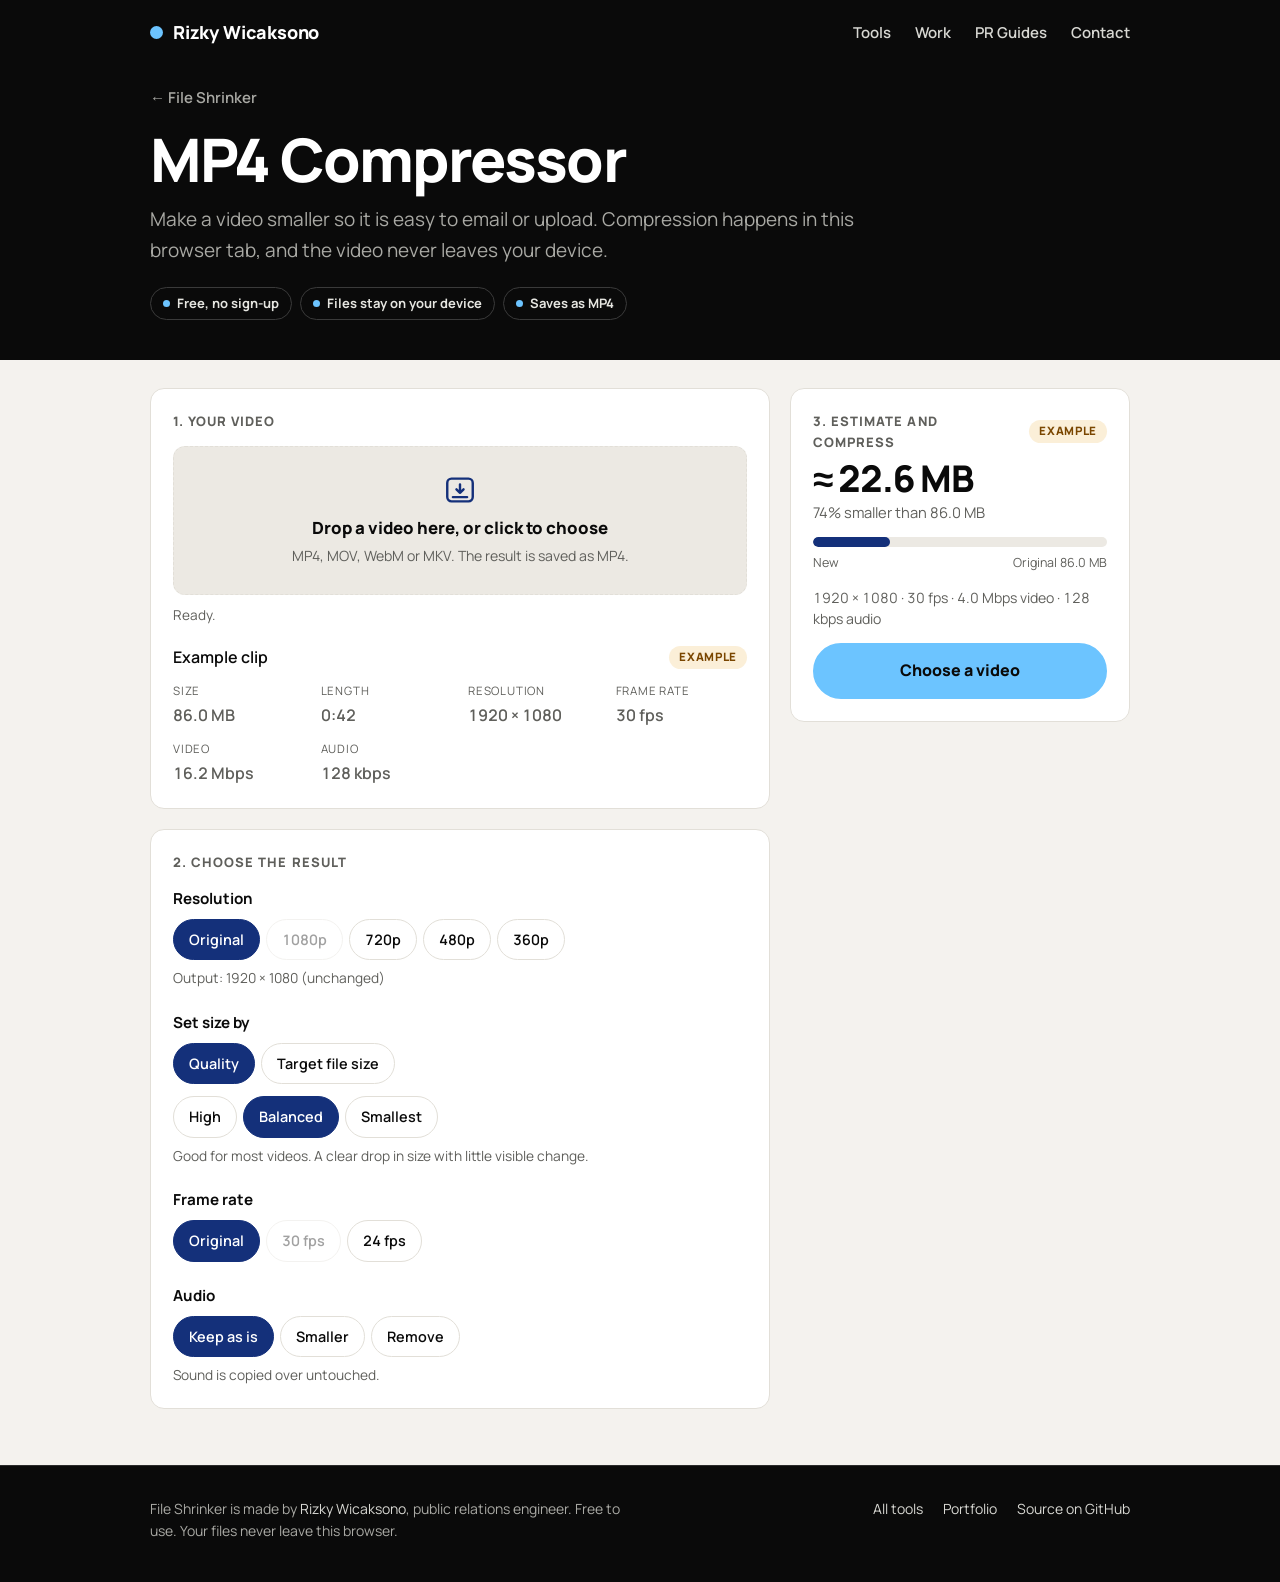
<file: video.html>
<!doctype html>
<html lang="en">
<head>
<meta charset="utf-8">
<meta name="viewport" content="width=device-width, initial-scale=1, viewport-fit=cover">
<meta name="description" content="Shrink MP4 videos to a target size such as 25 MB, right in your browser. Files are never uploaded.">
<meta name="author" content="Rizky Wicaksono">
<meta property="og:type" content="website">
<meta property="og:site_name" content="File Shrinker">
<meta property="og:title" content="MP4 Compressor · File Shrinker">
<meta property="og:description" content="Shrink MP4 videos to a target size such as 25 MB, right in your browser. Files are never uploaded.">
<meta property="og:url" content="https://rizky-wicaksono.github.io/file-shrinker/video.html">
<meta property="og:image" content="https://rizky-wicaksono.github.io/file-shrinker/og-v2.png">
<meta property="og:image:type" content="image/png">
<meta property="og:image:alt" content="File Shrinker: make PDFs, videos and audio smaller in your browser. 27.4 MB to 11.4 MB.">
<meta property="og:image:width" content="1200">
<meta property="og:image:height" content="630">
<meta name="twitter:card" content="summary_large_image">
<meta name="twitter:image" content="https://rizky-wicaksono.github.io/file-shrinker/og-v2.png">
<meta name="twitter:image:alt" content="File Shrinker: make PDFs, videos and audio smaller in your browser. 27.4 MB to 11.4 MB.">
<link rel="icon" href="favicon.svg" type="image/svg+xml">
<title>MP4 Compressor</title>
<link rel="stylesheet" href="fonts/fonts.css">
<meta name="theme-color" content="#0a0a0a">
<style>
/* Layout: settings column on the left, a sticky "result" panel on the right; stacks on phones. */

* { box-sizing: border-box; }
body {
  margin: 0;
  background: var(--bg);
  color: var(--fg);
  font-family: var(--body);
  font-size: 15px;
  line-height: 1.5;
  padding-block: 28px 48px;
  padding-left: max(16px, env(safe-area-inset-left, 0px));
  padding-right: max(16px, env(safe-area-inset-right, 0px));
}
.wrap { max-width: 980px; margin: 0 auto; }
h1 {
  font-family: var(--head);
  font-weight: 700;
  font-size: clamp(1.8rem, 4.5vw, 2.4rem);
  letter-spacing: -0.02em;
  line-height: 1.1;
  margin: 0 0 8px;
  text-wrap: balance;
}
.lead { margin: 0; color: var(--muted); max-width: 58ch; }

.grid {
  display: grid;
  grid-template-columns: minmax(0, 1fr) minmax(0, 340px);
  gap: 20px;
  margin-top: 26px;
  align-items: start;
}
.col { display: grid; gap: 20px; min-width: 0; }
.panel {
  background: var(--surface);
  border: 1px solid var(--line);
  border-radius: 14px;
  padding: 20px;
  min-width: 0;
}
.side {
  position: sticky;
  top: calc(16px + env(safe-area-inset-top, 0px));
}
@media (max-width: 820px) {
  .grid { grid-template-columns: minmax(0, 1fr); }
  .side { position: static; }
}

h2 {
  font-family: var(--head);
  font-size: 0.8rem;
  font-weight: 600;
  letter-spacing: 0.08em;
  text-transform: uppercase;
  color: var(--muted);
  margin: 0 0 14px;
}

/* Drop zone */
.drop {
  position: relative;
  display: grid;
  gap: 4px;
  justify-items: center;
  text-align: center;
  padding: 26px 16px;
  border: 1.5px dashed var(--line);
  border-radius: 12px;
  background: var(--sunk);
  cursor: pointer;
  transition: border-color .15s, background-color .15s;
}
.drop:hover, .drop.over { border-color: var(--accent); background: var(--accent-soft); }
.drop:focus-within { outline: 2px solid var(--accent); outline-offset: 2px; }
.drop.locked { opacity: .55; pointer-events: none; }
.drop input { position: absolute; width: 1px; height: 1px; opacity: 0; }
.drop svg { width: 34px; height: 34px; color: var(--accent); margin-bottom: 4px; }
.drop strong { font-family: var(--head); font-size: 1.05rem; }
.drop span { color: var(--muted); font-size: 0.88rem; }
.engine { margin: 10px 0 0; font-size: 0.85rem; color: var(--muted); min-height: 1.3em; }
.engine.bad { color: var(--danger); }

/* File facts */
.filehead { display: flex; align-items: center; gap: 10px; margin: 18px 0 12px; min-width: 0; }
.fname { font-weight: 600; min-width: 0; flex: 1; overflow: hidden; text-overflow: ellipsis; white-space: nowrap; }
.tag {
  font-size: 0.72rem; font-weight: 600; letter-spacing: 0.06em; text-transform: uppercase;
  background: var(--warn-soft); color: var(--warn); border-radius: 6px; padding: 2px 8px;
}
.facts { display: grid; grid-template-columns: repeat(auto-fit, minmax(118px, 1fr)); gap: 12px 16px; margin: 0; }
.facts div { min-width: 0; }
.facts dt { font-size: 0.72rem; letter-spacing: 0.07em; text-transform: uppercase; color: var(--muted); }
.facts dd { margin: 2px 0 0; font-weight: 600; font-variant-numeric: tabular-nums; overflow-wrap: anywhere; }
.demo .facts dd { color: var(--muted); }

/* Settings */
fieldset { border: 0; margin: 0; padding: 0; min-width: 0; }
.setting { margin: 0 0 22px; }
.setting:last-child { margin-bottom: 0; }
legend, .lbl {
  display: block; padding: 0; margin: 0 0 8px;
  font-weight: 600; font-size: 0.95rem;
}
.seg { display: flex; flex-wrap: wrap; gap: 6px; }
.opt { position: relative; }
.opt input { position: absolute; opacity: 0; width: 1px; height: 1px; }
.opt span {
  display: block; padding: 8px 14px; border: 1px solid var(--line); border-radius: 8px;
  background: var(--surface); cursor: pointer; font-size: 0.9rem; font-variant-numeric: tabular-nums;
  transition: background-color .12s, border-color .12s;
}
.opt span:hover { border-color: var(--accent); }
.opt input:checked + span { background: var(--accent); color: var(--accent-ink); border-color: var(--accent); }
.opt input:focus-visible + span { outline: 2px solid var(--accent); outline-offset: 2px; }
.opt input:disabled + span { opacity: .38; cursor: not-allowed; }
.opt input:disabled + span:hover { border-color: var(--line); }
.note { margin: 8px 0 0; font-size: 0.86rem; color: var(--muted); }
.targetrow { display: flex; flex-wrap: wrap; align-items: center; gap: 8px; }
.numwrap { display: inline-flex; align-items: center; gap: 8px; }
input[type="number"] {
  width: 96px; padding: 8px 10px; border: 1px solid var(--line); border-radius: 8px;
  background: var(--surface); color: var(--fg); font: inherit; font-variant-numeric: tabular-nums;
}
input[type="number"]:focus-visible { outline: 2px solid var(--accent); outline-offset: 1px; }
.chip {
  font: inherit; font-size: 0.85rem; padding: 6px 12px; border-radius: 999px;
  border: 1px solid var(--line); background: var(--sunk); color: var(--fg); cursor: pointer;
}
.chip:hover { border-color: var(--accent); }
.chip:focus-visible { outline: 2px solid var(--accent); outline-offset: 2px; }

/* Side panel */
.estlabel { display: flex; align-items: center; gap: 8px; margin-bottom: 4px; }
.estlabel h2 { margin: 0; }
.big {
  font-family: var(--head); font-weight: 700; font-size: 2.3rem; letter-spacing: -0.02em;
  line-height: 1.1; font-variant-numeric: tabular-nums; margin: 6px 0 2px;
}
.sub { margin: 0 0 14px; color: var(--muted); font-size: 0.92rem; }
.bar, .pbar { height: 10px; border-radius: 999px; background: var(--sunk); overflow: hidden; }
.bar i, .pbar i { display: block; height: 100%; width: 0; background: var(--accent); border-radius: 999px; transition: width .25s; }
.barcap { display: flex; justify-content: space-between; margin: 6px 0 14px; font-size: 0.78rem; color: var(--muted); }
.spec { margin: 0 0 14px; font-size: 0.88rem; color: var(--muted); font-variant-numeric: tabular-nums; }
.hints { display: grid; gap: 8px; margin-bottom: 14px; }
.hints:empty { display: none; }
.hint { margin: 0; padding: 8px 12px; border-radius: 8px; background: var(--warn-soft); color: var(--warn); font-size: 0.86rem; }
.hint.bad { background: var(--danger-soft); color: var(--danger); }
.btn {
  width: 100%; font: inherit; font-weight: 600; padding: 12px 16px; border-radius: 10px;
  border: 1px solid var(--accent); background: var(--accent); color: var(--accent-ink); cursor: pointer;
}
.btn:hover:not(:disabled) { filter: brightness(1.06); }
.btn:focus-visible { outline: 2px solid var(--accent); outline-offset: 3px; }
.btn:disabled { opacity: .5; cursor: not-allowed; }
.btn.ghost { background: transparent; color: var(--fg); border-color: var(--line); }
.btn.small { width: auto; padding: 6px 12px; font-size: 0.85rem; font-weight: 500; }

.progress { margin-top: 16px; }
.progress p { margin: 8px 0 12px; font-size: 0.9rem; font-variant-numeric: tabular-nums; }
.result { margin-top: 16px; padding-top: 16px; border-top: 1px solid var(--line); }
.result h3 { font-family: var(--head); font-size: 1.15rem; margin: 0 0 4px; }
.result .sizes { margin: 0 0 12px; font-variant-numeric: tabular-nums; }
.result .meta { margin: 0 0 12px; font-size: 0.85rem; color: var(--muted); }
video { display: block; width: 100%; max-height: 300px; border-radius: 8px; background: #000; margin-bottom: 12px; }
.saved { margin: 10px 0 0; font-size: 0.88rem; color: var(--muted); }
.fine { margin: 16px 0 0; font-size: 0.8rem; color: var(--muted); }

@media (prefers-reduced-motion: reduce) {
  * { transition: none !important; }
}
</style>
<link rel="stylesheet" href="theme.css">
<script data-goatcounter="https://rizky-wicaksono.goatcounter.com/count" async src="https://gc.zgo.at/count.js"></script>
</head>
<body>
<a class="skip" href="#main">Skip to the tool</a>
<header class="sitebar"><div class="wrap">
  <a class="brand" href="https://rizky-wicaksono.github.io/"><i aria-hidden="true"></i>Rizky Wicaksono</a>
  <nav aria-label="Main"><ul>
    <li><a href="https://rizky-wicaksono.github.io/tools/">Tools</a></li>
    <li><a href="https://rizky-wicaksono.github.io/#work">Work</a></li>
    <li><a href="https://rizky-wicaksono.github.io/guides/">PR Guides</a></li>
    <li><a href="https://rizky-wicaksono.github.io/#contact">Contact</a></li>
  </ul></nav>
</div></header>
<div class="hero"><div class="wrap">
  <a class="crumb" href="index.html">← File Shrinker</a>
  <h1>MP4 Compressor</h1>
  <p class="lead">Make a video smaller so it is easy to email or upload. Compression happens in this browser tab, and the video never leaves your device.</p>
    <ul class="trust" aria-label="About this tool">
      <li>Free, no sign-up</li><li>Files stay on your device</li><li>Saves as MP4</li>
    </ul>
</div></div>
<div class="wrap">
  <main class="grid" id="main">
    <div class="col">
      <section class="panel" id="source" aria-labelledby="h-source">
        <h2 id="h-source">1. Your video</h2>
        <label class="drop" id="drop">
          <input type="file" id="file" accept="video/*,.mp4,.mov,.m4v,.webm,.mkv">
          <svg viewBox="0 0 24 24" fill="none" stroke="currentColor" stroke-width="1.7" stroke-linecap="round" stroke-linejoin="round" aria-hidden="true"><rect x="3" y="4" width="18" height="16" rx="3"/><path d="M12 8v6m0 0-2.5-2.5M12 14l2.5-2.5"/><path d="M7 17h10"/></svg>
          <strong id="droptitle">Drop a video here, or click to choose</strong>
          <span>MP4, MOV, WebM or MKV. The result is saved as MP4.</span>
        </label>
        <p class="engine" id="engine" role="status" aria-live="polite">Loading video engine…</p>

        <div id="filecard">
          <div class="filehead">
            <span class="fname" id="fname"></span>
            <span class="tag" id="demoTag">Example</span>
          </div>
          <dl class="facts" id="facts"></dl>
        </div>
      </section>

      <section class="panel" aria-labelledby="h-set">
        <h2 id="h-set">2. Choose the result</h2>
        <fieldset id="settings">
          <div class="setting">
            <fieldset>
              <legend>Resolution</legend>
              <div class="seg" id="seg-res"></div>
              <p class="note" id="resnote"></p>
            </fieldset>
          </div>

          <div class="setting">
            <fieldset>
              <legend>Set size by</legend>
              <div class="seg" id="seg-mode"></div>
            </fieldset>
            <div id="m-quality" style="margin-top:12px">
              <div class="seg" id="seg-quality"></div>
              <p class="note" id="qnote"></p>
            </div>
            <div id="m-target" style="margin-top:12px" hidden>
              <div class="targetrow">
                <label class="numwrap" for="target"><input type="number" id="target" min="1" step="1" value="25" inputmode="decimal"> MB</label>
                <button type="button" class="chip" data-mb="10">10 MB</button>
                <button type="button" class="chip" data-mb="25">25 MB</button>
                <button type="button" class="chip" data-mb="50">50 MB</button>
                <button type="button" class="chip" data-mb="100">100 MB</button>
              </div>
              <p class="note">The video is encoded to land close to this size. Many email services limit attachments to about 25 MB. <a href="https://rizky-wicaksono.github.io/guides/how-to-compress-a-video-for-email-and-whatsapp/">How to pick a size</a></p>
            </div>
          </div>

          <div class="setting">
            <fieldset>
              <legend>Frame rate</legend>
              <div class="seg" id="seg-fps"></div>
            </fieldset>
          </div>

          <div class="setting">
            <fieldset>
              <legend>Audio</legend>
              <div class="seg" id="seg-audio"></div>
              <p class="note" id="anote"></p>
            </fieldset>
          </div>
        </fieldset>
      </section>
    </div>

    <aside class="panel side" aria-labelledby="h-est">
      <div class="estlabel"><h2 id="h-est">3. Estimate and compress</h2><span class="tag" id="estTag">Example</span></div>
      <p class="big" id="estSize">—</p>
      <p class="sub" id="estSub"></p>
      <div class="bar" aria-hidden="true"><i id="estBar"></i></div>
      <div class="barcap"><span>New</span><span id="origCap">Original</span></div>
      <p class="spec" id="spec"></p>
      <div class="hints" id="hints"></div>
      <button type="button" class="btn" id="go">Choose a video</button>

      <div class="progress" id="progress" hidden>
        <div class="pbar"><i id="pfill"></i></div>
        <p id="ptext" role="status" aria-live="polite">Starting…</p>
        <button type="button" class="btn ghost small" id="cancel">Cancel</button>
        <p class="fine">Keep this tab open and visible while it works. Longer or higher resolution videos take more time.</p>
      </div>

      <div class="result" id="result" hidden>
        <h3 id="rTitle">Done</h3>
        <p class="sizes" id="rSizes"></p>
        <video id="preview" controls playsinline muted preload="metadata"></video>
        <p class="meta" id="rMeta"></p>
        <button type="button" class="btn" id="save">Save compressed video</button>
        <p class="saved" id="saveNote" role="status" aria-live="polite"></p>
      </div>
    </aside>
  </main>
</div>
<footer class="sitefoot"><div class="wrap">
  <p>File Shrinker is made by <a href="https://rizky-wicaksono.github.io/">Rizky Wicaksono</a>, public relations engineer. Free to use. Your files never leave this browser.</p>
  <ul>
    <li><a href="https://rizky-wicaksono.github.io/tools/">All tools</a></li>
    <li><a href="https://rizky-wicaksono.github.io/">Portfolio</a></li>
    <li><a href="https://github.com/rizky-wicaksono/file-shrinker">Source on GitHub</a></li>
  </ul>
</div></footer>

<script>
(function () {
  'use strict';
  var $ = function (id) { return document.getElementById(id); };

  /* ---------- Example profile shown until a real video is chosen ---------- */
  var DEMO = { demo: true, w: 1920, h: 1080, fps: 30, duration: 42, size: 86e6,
               vBitrate: 16.2e6, hasAudio: true, aBitrate: 128e3 };

  var state = {
    file: null, profile: DEMO,
    res: 'orig', mode: 'quality', quality: 'balanced', fps: 'orig', audio: 'keep',
    target: 25, busy: false, conv: null, outUrl: null, outBlob: null, outName: ''
  };

  var M = null;                 // Mediabunny, once loaded
  var dlPromise = null;         // resolves to the downloads capability or null

  var RES = [['orig', 'Original'], ['1080', '1080p'], ['720', '720p'], ['480', '480p'], ['360', '360p']];
  var MODE = [['quality', 'Quality'], ['target', 'Target file size']];
  var QUAL = [['high', 'High'], ['balanced', 'Balanced'], ['small', 'Smallest']];
  var FPS = [['orig', 'Original'], ['30', '30 fps'], ['24', '24 fps']];
  var AUD = [['keep', 'Keep as is'], ['small', 'Smaller'], ['remove', 'Remove']];
  var QNOTE = {
    high: 'Closest to the original picture. Smaller file, but not by as much.',
    balanced: 'Good for most videos. A clear drop in size with little visible change.',
    small: 'Biggest savings. Fine detail and fast motion may look softer.'
  };
  var BPP = { high: 0.10, balanced: 0.065, small: 0.04 };

  /* ---------- Formatting helpers ---------- */
  function fmtBytes(b) {
    if (b >= 1e9) return (b / 1e9).toFixed(2) + ' GB';
    var mb = b / 1e6;
    return (mb >= 100 ? mb.toFixed(0) : mb.toFixed(1)) + ' MB';
  }
  function fmtTime(s) {
    s = Math.max(0, Math.round(s));
    var h = Math.floor(s / 3600), m = Math.floor((s % 3600) / 60), x = s % 60;
    var ss = (x < 10 ? '0' : '') + x;
    return h ? h + ':' + (m < 10 ? '0' : '') + m + ':' + ss : m + ':' + ss;
  }
  function fmtMbps(b) { return (b / 1e6).toFixed(1) + ' Mbps'; }
  function fmtKbps(b) { return Math.round(b / 1000) + ' kbps'; }
  function even(n) { n = Math.round(n); return Math.max(2, n - (n % 2)); }

  /* ---------- Segmented controls ---------- */
  function buildSeg(id, name, opts) {
    var el = $(id);
    opts.forEach(function (o) {
      var l = document.createElement('label'); l.className = 'opt';
      var i = document.createElement('input'); i.type = 'radio'; i.name = name; i.value = o[0];
      var s = document.createElement('span'); s.textContent = o[1];
      l.appendChild(i); l.appendChild(s); el.appendChild(l);
    });
  }
  function syncSeg(name, disabledFn) {
    var inputs = document.querySelectorAll('input[name="' + name + '"]');
    for (var k = 0; k < inputs.length; k++) {
      inputs[k].checked = inputs[k].value === state[name];
      inputs[k].disabled = state.busy || (disabledFn ? disabledFn(inputs[k].value) : false);
    }
  }
  buildSeg('seg-res', 'res', RES);
  buildSeg('seg-mode', 'mode', MODE);
  buildSeg('seg-quality', 'quality', QUAL);
  buildSeg('seg-fps', 'fps', FPS);
  buildSeg('seg-audio', 'audio', AUD);

  /* ---------- Planning: output size, bitrate, hints ---------- */
  function plan() {
    var p = state.profile, hints = [];
    var short = Math.min(p.w, p.h);
    var scale = state.res === 'orig' ? 1 : Math.min(1, Number(state.res) / short);
    var w = scale === 1 ? even(p.w) : even(p.w * scale);
    var h = scale === 1 ? even(p.h) : even(p.h * scale);
    var fps = state.fps === 'orig' ? p.fps : Math.min(p.fps, Number(state.fps));

    var aBit = 0, aTranscode = false;
    if (p.hasAudio && state.audio !== 'remove') {
      if (state.audio === 'small' && p.aBitrate > 105e3) { aBit = 96e3; aTranscode = true; }
      else aBit = p.aBitrate;
    }

    var vBit, invalid = false;
    if (state.mode === 'quality') {
      vBit = BPP[state.quality] * w * h * fps;
      vBit = Math.min(vBit, p.vBitrate * 0.9);
    } else {
      var mb = Number(state.target);
      if (!(mb > 0)) { invalid = true; mb = 1; }
      vBit = (mb * 1e6 * 8 * 0.94) / p.duration - aBit;
      vBit = Math.min(vBit, p.vBitrate * 0.95);
    }
    vBit = Math.max(80e3, Math.min(vBit, 80e6));
    var est = ((vBit + aBit) * p.duration / 8) * 1.03;

    var bpp = vBit / (w * h * fps);
    if (!invalid) {
      if (bpp < 0.012) hints.push(['bad', 'At this size the picture will look very blocky. Choose a lower resolution or a larger target.']);
      else if (bpp < 0.025) hints.push(['', 'At this size the picture will look soft. A lower resolution would keep it sharper.']);
      if (state.mode === 'target' && Number(state.target) * 1e6 >= p.size) hints.push(['', 'The target is larger than the original, so the file will stay close to its current size.']);
      else if (est > p.size * 0.85 && state.mode === 'quality') hints.push(['', 'This video is already fairly compact. A lower resolution will save the most.']);
    }
    return { w: w, h: h, fps: fps, vBit: vBit, aBit: aBit, aTranscode: aTranscode, est: est, hints: hints, invalid: invalid, scaled: scale < 1 };
  }

  /* ---------- Rendering ---------- */
  function render() {
    var p = state.profile, pl = plan();
    var short = Math.min(p.w, p.h);

    $('fname').textContent = p.demo ? 'Example clip' : state.file.name;
    $('demoTag').hidden = !p.demo;
    $('estTag').hidden = !p.demo;
    $('filecard').className = p.demo ? 'demo' : '';
    $('droptitle').textContent = p.demo ? 'Drop a video here, or click to choose' : 'Choose a different video';

    var facts = [
      ['Size', fmtBytes(p.size)], ['Length', fmtTime(p.duration)],
      ['Resolution', p.w + ' × ' + p.h], ['Frame rate', p.fps + ' fps'],
      ['Video', fmtMbps(p.vBitrate)], ['Audio', p.hasAudio ? fmtKbps(p.aBitrate) : 'None']
    ];
    var fe = $('facts'); fe.textContent = '';
    facts.forEach(function (f) {
      var d = document.createElement('div');
      var dt = document.createElement('dt'); dt.textContent = f[0];
      var dd = document.createElement('dd'); dd.textContent = f[1];
      d.appendChild(dt); d.appendChild(dd); fe.appendChild(d);
    });

    syncSeg('res', function (v) { return v !== 'orig' && Number(v) >= short; });
    syncSeg('mode');
    syncSeg('quality');
    syncSeg('fps', function (v) { return v !== 'orig' && Number(v) >= p.fps - 0.5; });
    syncSeg('audio', function () { return !p.hasAudio; });
    $('settings').disabled = false;
    $('target').disabled = state.busy;
    var chips = document.querySelectorAll('.chip');
    for (var c = 0; c < chips.length; c++) chips[c].disabled = state.busy;

    $('m-quality').hidden = state.mode !== 'quality';
    $('m-target').hidden = state.mode !== 'target';
    $('qnote').textContent = QNOTE[state.quality];
    $('resnote').textContent = 'Output: ' + pl.w + ' × ' + pl.h + (pl.scaled ? ' (scaled down, same shape)' : ' (unchanged)');
    $('anote').textContent = !p.hasAudio ? 'This video has no audio track.'
      : state.audio === 'keep' ? 'Sound is copied over untouched.'
      : state.audio === 'small' ? 'Sound is re-encoded at about 96 kbps. Fine for speech.'
      : 'The sound is removed, which also saves a little space.';

    if (pl.invalid) {
      $('estSize').textContent = '—';
      $('estSub').textContent = 'Enter a size in MB.';
      $('estBar').style.width = '0%';
    } else {
      $('estSize').textContent = '≈ ' + fmtBytes(pl.est);
      var pct = Math.round((1 - pl.est / p.size) * 100);
      $('estSub').textContent = pct > 0 ? pct + '% smaller than ' + fmtBytes(p.size) : 'No savings expected from ' + fmtBytes(p.size);
      $('estBar').style.width = Math.max(2, Math.min(100, pl.est / p.size * 100)) + '%';
    }
    $('origCap').textContent = 'Original ' + fmtBytes(p.size);
    $('spec').textContent = pl.w + ' × ' + pl.h + ' · ' + Math.round(pl.fps) + ' fps · ' + fmtMbps(pl.vBit) + ' video' + (pl.aBit ? ' · ' + fmtKbps(pl.aBit) + ' audio' : ' · no audio');

    var he = $('hints'); he.textContent = '';
    pl.hints.forEach(function (h) {
      var el = document.createElement('p'); el.className = 'hint' + (h[0] ? ' ' + h[0] : ''); el.textContent = h[1]; he.appendChild(el);
    });

    var go = $('go');
    go.textContent = p.demo ? 'Choose a video' : 'Compress video';
    go.disabled = state.busy || (!p.demo && (pl.invalid || !M));
    $('drop').classList.toggle('locked', state.busy);
    $('file').disabled = state.busy;
  }

  /* ---------- Engine loading ---------- */
  function loadScript(src) {
    return new Promise(function (res, rej) {
      var s = document.createElement('script'); s.src = src; s.onload = res; s.onerror = rej; document.head.appendChild(s);
    });
  }
  function loadEngine() {
    var hosts = ['https://cdn.jsdelivr.net/npm/mediabunny@1.46.0/dist/bundles/', 'https://unpkg.com/mediabunny@1.46.0/dist/bundles/'];
    var chain = Promise.resolve(null);
    chain = chain.then(function () { return import('./lib/mediabunny.min.mjs').catch(function () { return null; }); });
    /* CDN fallbacks: only used if the local copy cannot load (for example when the page is opened straight from disk). */
    chain = chain.then(function (m) { return m || import('https://cdn.jsdelivr.net/npm/mediabunny@1.46.0/+esm').catch(function () { return null; }); });
    hosts.forEach(function (base) {
      chain = chain.then(function (m) {
        if (m) return m;
        return import(base + 'mediabunny.mjs').catch(function () { return import(base + 'mediabunny.min.mjs'); }).catch(function () { return null; });
      });
    });
    hosts.forEach(function (base) {
      ['mediabunny.min.cjs', 'mediabunny.cjs'].forEach(function (f) {
        chain = chain.then(function (m) {
          if (m) return m;
          return loadScript(base + f).then(function () { return window.Mediabunny || null; }, function () { return null; });
        });
      });
    });
    return chain;
  }

  var engineOk = typeof window.VideoEncoder !== 'undefined' && typeof window.VideoDecoder !== 'undefined';
  var engineP;
  if (!engineOk) {
    $('engine').className = 'engine bad';
    $('engine').textContent = 'This browser cannot compress video. Open this page in a current version of Chrome, Edge or Safari.';
    engineP = Promise.resolve(null);
  } else {
    engineP = loadEngine().then(function (m) {
      M = m;
      var e = $('engine');
      if (m) { e.textContent = 'Ready.'; setTimeout(function () { if (e.textContent === 'Ready.') e.textContent = ''; }, 2500); }
      else { e.className = 'engine bad'; e.textContent = 'The video engine could not load. Check your connection and reload the page.'; }
      render();
      return m;
    });
  }

  /* downloads capability (saving a file from inside the page) */
  dlPromise = (window.claude && window.claude.use)
    ? window.claude.use('downloads').then(function (d) { if (!d) $('saveNote').textContent = ''; return d; }, function () { return null; })
    : Promise.resolve(null);

  /* ---------- Reading the chosen file ---------- */
  function showError(msg) {
    var he = $('hints'); var el = document.createElement('p'); el.className = 'hint bad'; el.textContent = msg; he.appendChild(el);
  }
  function resetResult() {
    $('result').hidden = true; $('progress').hidden = true; $('saveNote').textContent = '';
    var v = $('preview'); v.removeAttribute('src'); v.load();
    if (state.outUrl) { try { URL.revokeObjectURL(state.outUrl); } catch (e) {} }
    state.outUrl = null; state.outBlob = null;
  }

  async function analyze(file) {
    resetResult();
    var eng = $('engine'); eng.className = 'engine'; eng.textContent = 'Reading video…';
    var m = await engineP;
    if (!m) { eng.className = 'engine bad'; return; }
    var input = new m.Input({ source: new m.BlobSource(file), formats: m.ALL_FORMATS });
    try {
      var vt = await input.getPrimaryVideoTrack();
      if (!vt) throw new Error('This file has no video track.');
      var at = await input.getPrimaryAudioTrack();
      var duration = await input.computeDuration();
      if (!(duration > 0)) throw new Error('Could not read the length of this video.');
      var vs = null, as = null;
      try { vs = await vt.computePacketStats(150); } catch (e) {}
      try { if (at) as = await at.computePacketStats(150); } catch (e) {}
      var canDecode = true;
      try { canDecode = await vt.canDecode(); } catch (e) {}
      var fps = vs && vs.averagePacketRate ? Math.round(vs.averagePacketRate * 10) / 10 : 30;
      var prof = {
        demo: false,
        w: vt.displayWidth, h: vt.displayHeight,
        fps: fps, duration: duration, size: file.size,
        vBitrate: vs && vs.averageBitrate ? vs.averageBitrate : Math.max(100e3, file.size * 8 / duration - 128e3),
        hasAudio: !!at, aBitrate: as && as.averageBitrate ? as.averageBitrate : 128e3
      };
      state.file = file; state.profile = prof;
      state.res = Math.min(prof.w, prof.h) > 1080 ? '1080' : 'orig';
      state.fps = 'orig';
      state.audio = 'keep';
      eng.textContent = '';
      render();
      if (!canDecode) showError('This browser may not be able to read this video\'s format (iPhone HEVC videos are a common case). Try Safari or the latest Chrome.');
    } catch (err) {
      eng.className = 'engine bad';
      eng.textContent = 'This file could not be opened. ' + (err && err.message ? err.message + ' ' : '') + 'Check that it plays on this device, or choose another file.';
    } finally {
      try { input.dispose && input.dispose(); } catch (e) {}
    }
  }

  /* ---------- Compression ---------- */
  async function run() {
    if (state.busy || state.profile.demo || !M) return;
    var p = state.profile, pl = plan();
    resetResult();
    state.busy = true; render();
    $('progress').hidden = false; $('pfill').style.width = '0%'; $('ptext').textContent = 'Starting…';
    var t0 = performance.now();
    var input = new M.Input({ source: new M.BlobSource(state.file), formats: M.ALL_FORMATS });
    try {
      var target = new M.BufferTarget();
      var output = new M.Output({ format: new M.Mp4OutputFormat({ fastStart: 'in-memory' }), target: target });
      var video = { width: pl.w, height: pl.h, fit: 'fill', codec: 'avc', bitrate: Math.round(pl.vBit), keyFrameInterval: 2, forceTranscode: true };
      if (pl.fps < p.fps - 0.5) video.frameRate = pl.fps;
      var audio = !p.hasAudio ? {} : state.audio === 'remove' ? { discard: true }
        : pl.aTranscode ? { bitrate: pl.aBit, forceTranscode: true } : {};
      var conv = await M.Conversion.init({ input: input, output: output, video: video, audio: audio });
      if (!conv.isValid) {
        var why = (conv.discardedTracks || []).map(function (d) { return d.reason; }).join(', ');
        throw new Error('This browser cannot convert this video' + (why ? ' (' + why + ')' : '') + '.');
      }
      state.conv = conv;
      conv.onProgress = function (pr) {
        var pct = Math.max(0, Math.min(1, pr));
        $('pfill').style.width = (pct * 100).toFixed(1) + '%';
        var el = (performance.now() - t0) / 1000;
        var eta = pct > 0.03 ? el / pct - el : null;
        $('ptext').textContent = 'Compressing… ' + Math.round(pct * 100) + '%' + (eta !== null ? ' · about ' + fmtTime(eta) + ' left' : '');
      };
      await conv.execute();
      var blob = new Blob([target.buffer], { type: 'video/mp4' });
      state.outBlob = blob;
      state.outName = state.file.name.replace(/\.[^.]+$/, '') + '-compressed.mp4';
      state.outUrl = URL.createObjectURL(blob);
      var took = (performance.now() - t0) / 1000;
      $('progress').hidden = true;
      var pct2 = Math.round((1 - blob.size / p.size) * 100);
      $('rTitle').textContent = pct2 > 0 ? 'Done. ' + pct2 + '% smaller.' : 'Done, but not smaller.';
      $('rSizes').textContent = fmtBytes(p.size) + '  →  ' + fmtBytes(blob.size);
      $('rMeta').textContent = pl.w + ' × ' + pl.h + ' · ' + Math.round(pl.fps) + ' fps · finished in ' + fmtTime(took) +
        (pct2 <= 0 ? '. The original may be the better file; try a smaller resolution or the Smallest setting.' : '.');
      var v = $('preview'); v.hidden = false; v.src = state.outUrl;
      $('result').hidden = false;
      $('save').hidden = false; $('saveNote').textContent = '';
    } catch (err) {
      $('progress').hidden = true;
      var canceled = err && (err.name === 'ConversionCanceledError' || (M.ConversionCanceledError && err instanceof M.ConversionCanceledError));
      if (!canceled) showError('Compression stopped before it finished. ' + (err && err.message ? err.message + ' ' : '') + 'Try a smaller setting, or reload the page and try again.');
    } finally {
      state.busy = false; state.conv = null;
      try { input.dispose && input.dispose(); } catch (e) {}
      render();
    }
  }

  function plainDownload(blob, name) {
    var a = document.createElement('a');
    a.href = URL.createObjectURL(blob); a.download = name;
    document.body.appendChild(a); a.click();
    setTimeout(function () { try { URL.revokeObjectURL(a.href); } catch (e) {} a.remove(); }, 4000);
  }

  async function save() {
    if (!state.outBlob) return;
    var note = $('saveNote');
    var dl = await dlPromise;
    if (!dl) { plainDownload(state.outBlob, state.outName); note.textContent = 'Downloading ' + state.outName + '.'; return; }
    try {
      await dl.save({ filename: state.outName, data: state.outBlob });
      note.textContent = 'Saved as ' + state.outName + '.';
    } catch (e) {
      var code = e && e.code;
      note.textContent = code === 'declined' ? 'Save cancelled. You can try again.'
        : code === 'rate_limited' ? 'A save prompt is already open. Wait a moment and try again.'
        : code === 'too_large' ? 'This file is too large to save from here. Try the Smallest setting or a lower resolution.'
        : 'The file could not be saved here.';
    }
  }

  /* ---------- Events ---------- */
  document.addEventListener('change', function (e) {
    var t = e.target;
    if (t && t.type === 'radio' && state.hasOwnProperty(t.name)) { state[t.name] = t.value; render(); }
  });
  $('target').addEventListener('input', function () { state.target = parseFloat(this.value); render(); });
  Array.prototype.forEach.call(document.querySelectorAll('.chip'), function (c) {
    c.addEventListener('click', function () {
      state.target = Number(c.getAttribute('data-mb')); $('target').value = state.target;
      state.mode = 'target'; render();
    });
  });
  $('file').addEventListener('change', function () {
    var f = this.files && this.files[0]; if (f) analyze(f); this.value = '';
  });
  var drop = $('drop');
  ['dragenter', 'dragover'].forEach(function (n) { drop.addEventListener(n, function (e) { e.preventDefault(); drop.classList.add('over'); }); });
  ['dragleave', 'drop'].forEach(function (n) { drop.addEventListener(n, function (e) { e.preventDefault(); drop.classList.remove('over'); }); });
  drop.addEventListener('drop', function (e) {
    var f = e.dataTransfer && e.dataTransfer.files && e.dataTransfer.files[0];
    if (f && !state.busy) analyze(f);
  });
  $('go').addEventListener('click', function () { if (state.profile.demo) $('file').click(); else run(); });
  $('cancel').addEventListener('click', function () { if (state.conv) { $('ptext').textContent = 'Cancelling…'; state.conv.cancel(); } });
  $('save').addEventListener('click', save);
  $('preview').addEventListener('error', function () { this.hidden = true; });

  render();
})();
</script>
</body>
</html>
</file>
<file: fonts/fonts.css>
/* Self-hosted Manrope (latin subset), the same typeface as rizky-wicaksono.github.io, so pages make no requests to Google Fonts. License in /licenses. */
@font-face { font-family: 'Manrope'; font-style: normal; font-weight: 400; font-display: swap; src: url('manrope-latin-400-normal.woff2') format('woff2'); }
@font-face { font-family: 'Manrope'; font-style: normal; font-weight: 500; font-display: swap; src: url('manrope-latin-500-normal.woff2') format('woff2'); }
@font-face { font-family: 'Manrope'; font-style: normal; font-weight: 600; font-display: swap; src: url('manrope-latin-600-normal.woff2') format('woff2'); }
@font-face { font-family: 'Manrope'; font-style: normal; font-weight: 700; font-display: swap; src: url('manrope-latin-700-normal.woff2') format('woff2'); }
@font-face { font-family: 'Manrope'; font-style: normal; font-weight: 800; font-display: swap; src: url('manrope-latin-800-normal.woff2') format('woff2'); }
</file>
<file: theme.css>
/* File Shrinker theme.
   Matches rizky-wicaksono.github.io: Manrope, ink black and warm paper, sky-blue pill buttons, dark top bar and footer.
   Every colour is a token below, so the look can change in one place. Each tool page keeps its own layout CSS
   and links this file after it, so these rules win where both set the same thing. */
:root {
  /* brand (same values as the portfolio's style.css) */
  --ink: #0a0a0a;
  --paper: #ffffff;
  --soft: #f4f2ee;
  --cta: #6cc4ff;          /* primary button */
  --cta-hover: #94d6ff;
  --cta-ink: #0a0a0a;
  --dark: #0a0a0a;         /* top bar, hero band, footer */
  --dark-line: #2b2b2b;
  --dark-muted: #a9a9a4;
  --focus: #1a5cff;

  /* tool surfaces */
  --bg: var(--soft);
  --surface: #ffffff;
  --sunk: #ece9e3;
  --line: #e2dfd8;
  --fg: #0a0a0a;
  --muted: #5f5f5b;
  --accent: #14307a;       /* selected options, progress, icons */
  --accent-ink: #ffffff;
  --accent-soft: #e5ebf7;
  --warn: #7a4600;
  --warn-soft: #fbefd8;
  --info: #14307a;
  --info-soft: #e5ebf7;
  --ok: #17663a;
  --ok-soft: #e1f3e7;
  --danger: #a8231b;
  --danger-soft: #fce8e6;

  --head: 'Manrope', -apple-system, BlinkMacSystemFont, 'Segoe UI', Roboto, Arial, sans-serif;
  --body: var(--head);
  --radius: 10px;
  --radius-lg: 14px;
  color-scheme: light;
}
@media (prefers-color-scheme: dark) {
  :root:not([data-theme="light"]) {
    --bg: #0f0f0f; --surface: #181818; --sunk: #222222; --line: #303030; --fg: #f2f2ef; --muted: #a9a9a4;
    --accent: #6cc4ff; --accent-ink: #0a0a0a; --accent-soft: #14283a;
    --warn: #e8b15a; --warn-soft: #2d2312; --info: #9fd6ff; --info-soft: #14283a;
    --ok: #7fd9a0; --ok-soft: #12291b; --danger: #ff9a90; --danger-soft: #331a18; --focus: #ffd24a;
    color-scheme: dark;
  }
}
:root[data-theme="dark"] {
  --bg: #0f0f0f; --surface: #181818; --sunk: #222222; --line: #303030; --fg: #f2f2ef; --muted: #a9a9a4;
  --accent: #6cc4ff; --accent-ink: #0a0a0a; --accent-soft: #14283a;
  --warn: #e8b15a; --warn-soft: #2d2312; --info: #9fd6ff; --info-soft: #14283a;
  --ok: #7fd9a0; --ok-soft: #12291b; --danger: #ff9a90; --danger-soft: #331a18; --focus: #ffd24a;
  color-scheme: dark;
}

/* ---------- page frame ---------- */
* { box-sizing: border-box; }
html { -webkit-text-size-adjust: 100%; }
body {
  margin: 0; padding: 0; background: var(--bg); color: var(--fg);
  font-family: var(--body); font-size: 16px; line-height: 1.6; -webkit-font-smoothing: antialiased;
}
a { color: inherit; text-underline-offset: 3px; }
:focus-visible { outline: 3px solid var(--focus); outline-offset: 3px; border-radius: 4px; }
.wrap {
  width: min(1040px, 100% - 32px); margin-inline: auto;
  padding-left: env(safe-area-inset-left, 0px); padding-right: env(safe-area-inset-right, 0px);
}
.skip { position: absolute; left: 16px; top: -60px; z-index: 20; background: var(--cta); color: var(--cta-ink); padding: 8px 14px; border-radius: 6px; font-weight: 700; text-decoration: none; }
.skip:focus { top: 12px; }

/* top bar, same as the portfolio header */
.sitebar { background: var(--dark); color: #fff; }
.sitebar .wrap { display: flex; align-items: center; justify-content: space-between; gap: 12px 24px; flex-wrap: wrap; padding-block: 18px; }
.brand { display: inline-flex; align-items: center; gap: 10px; font-weight: 800; font-size: 18px; letter-spacing: -0.01em; text-decoration: none; color: #fff; }
.brand i { width: 13px; height: 13px; border-radius: 50%; background: var(--cta); display: inline-block; }
.sitebar nav ul { display: flex; gap: 8px 24px; flex-wrap: wrap; list-style: none; margin: 0; padding: 0; }
.sitebar nav a { color: #d8d8d3; text-decoration: none; font-weight: 600; font-size: 15px; }
.sitebar nav a:hover, .sitebar nav a[aria-current] { color: #fff; text-decoration: underline; text-decoration-color: var(--cta); text-decoration-thickness: 2px; }
.sitebar :focus-visible, .hero :focus-visible, .sitefoot :focus-visible { outline-color: #ffd24a; }

/* dark hero band with the page title */
.hero { background: var(--dark); color: #fff; padding-block: 20px 40px; }
.hero h1 {
  font-family: var(--head); font-weight: 800; font-size: clamp(34px, 6vw, 60px); line-height: 1.04;
  letter-spacing: -0.03em; margin: 0 0 14px; text-wrap: balance; color: #fff;
}
.hero .lead { color: var(--dark-muted); font-size: clamp(16px, 1.8vw, 19px); max-width: 40em; margin: 0; }
.crumb { display: inline-block; margin: 0 0 18px; color: var(--dark-muted); text-decoration: none; font-weight: 600; font-size: 15px; }
.crumb:hover { color: #fff; }
.trust { display: flex; flex-wrap: wrap; gap: 8px; list-style: none; margin: 22px 0 0; padding: 0; }
.trust li { display: inline-flex; align-items: center; gap: 7px; padding: 5px 12px; border: 1px solid #3a3a3a; border-radius: 999px; font-size: 13px; font-weight: 700; color: #e6e6e1; }
.trust li::before { content: ""; width: 7px; height: 7px; border-radius: 50%; background: var(--cta); }

/* footer, same as the portfolio footer */
.sitefoot { background: var(--dark); color: var(--dark-muted); border-top: 1px solid var(--dark-line); padding-block: 32px 40px; margin-top: 56px; font-size: 14px; }
.sitefoot .wrap { display: flex; flex-wrap: wrap; justify-content: space-between; gap: 16px 32px; }
.sitefoot p { margin: 0; max-width: 34em; }
.sitefoot ul { display: flex; flex-wrap: wrap; gap: 8px 20px; list-style: none; margin: 0; padding: 0; }
.sitefoot a { text-decoration: none; color: #d8d8d3; }
.sitefoot a:hover { color: #fff; text-decoration: underline; }

/* ---------- tool page components (override the page's own rules) ---------- */
.grid { margin-top: 28px; }
.panel { border-radius: var(--radius-lg); padding: 22px; }
.panel h2 { font-family: var(--head); font-size: 13px; font-weight: 800; letter-spacing: 0.08em; color: var(--muted); }
.drop strong, .big, .result h3 { font-family: var(--head); font-weight: 800; }
.big { letter-spacing: -0.03em; }
legend { font-weight: 700; }
.opt span { border-radius: 999px; padding: 8px 15px; font-weight: 600; }
.chip { font-weight: 600; }
.tag { border-radius: 999px; padding: 2px 10px; font-weight: 800; }
.note, .sub, .spec { line-height: 1.5; }
.callout { border-radius: var(--radius); }
.hint { border-radius: var(--radius); line-height: 1.45; }
.hint.ok { background: var(--ok-soft); color: var(--ok); }
.engine.bad { font-weight: 600; }

.btn {
  width: 100%; font: inherit; font-weight: 800; font-size: 16px; padding: 13px 22px; border-radius: 999px;
  border: 2px solid var(--cta); background: var(--cta); color: var(--cta-ink); cursor: pointer;
  transition: transform .15s, background-color .15s, border-color .15s;
}
.btn:hover:not(:disabled) { filter: none; background: var(--cta-hover); border-color: var(--cta-hover); transform: translateY(-1px); }
.btn:focus-visible { outline: 3px solid var(--focus); outline-offset: 3px; }
.btn:disabled { opacity: 1; background: var(--sunk); border-color: var(--line); color: var(--muted); cursor: not-allowed; }
.btn.ghost { background: transparent; color: var(--fg); border-color: var(--line); }
.btn.ghost:hover:not(:disabled) { background: transparent; border-color: var(--fg); }
.btn.small { width: auto; padding: 7px 16px; font-size: 14px; font-weight: 700; }

/* phones: bigger touch targets, tighter panels */
@media (max-width: 600px) {
  .hero { padding-block: 12px 32px; }
  .panel { padding: 18px 16px; }
  .opt span { padding: 10px 15px; }
  .chip { padding: 8px 14px; }
  .big { font-size: 2rem; }
  .sitefoot { margin-top: 40px; }
}
@media (prefers-reduced-motion: reduce) { * { transition: none !important; scroll-behavior: auto !important; } }
</file>
